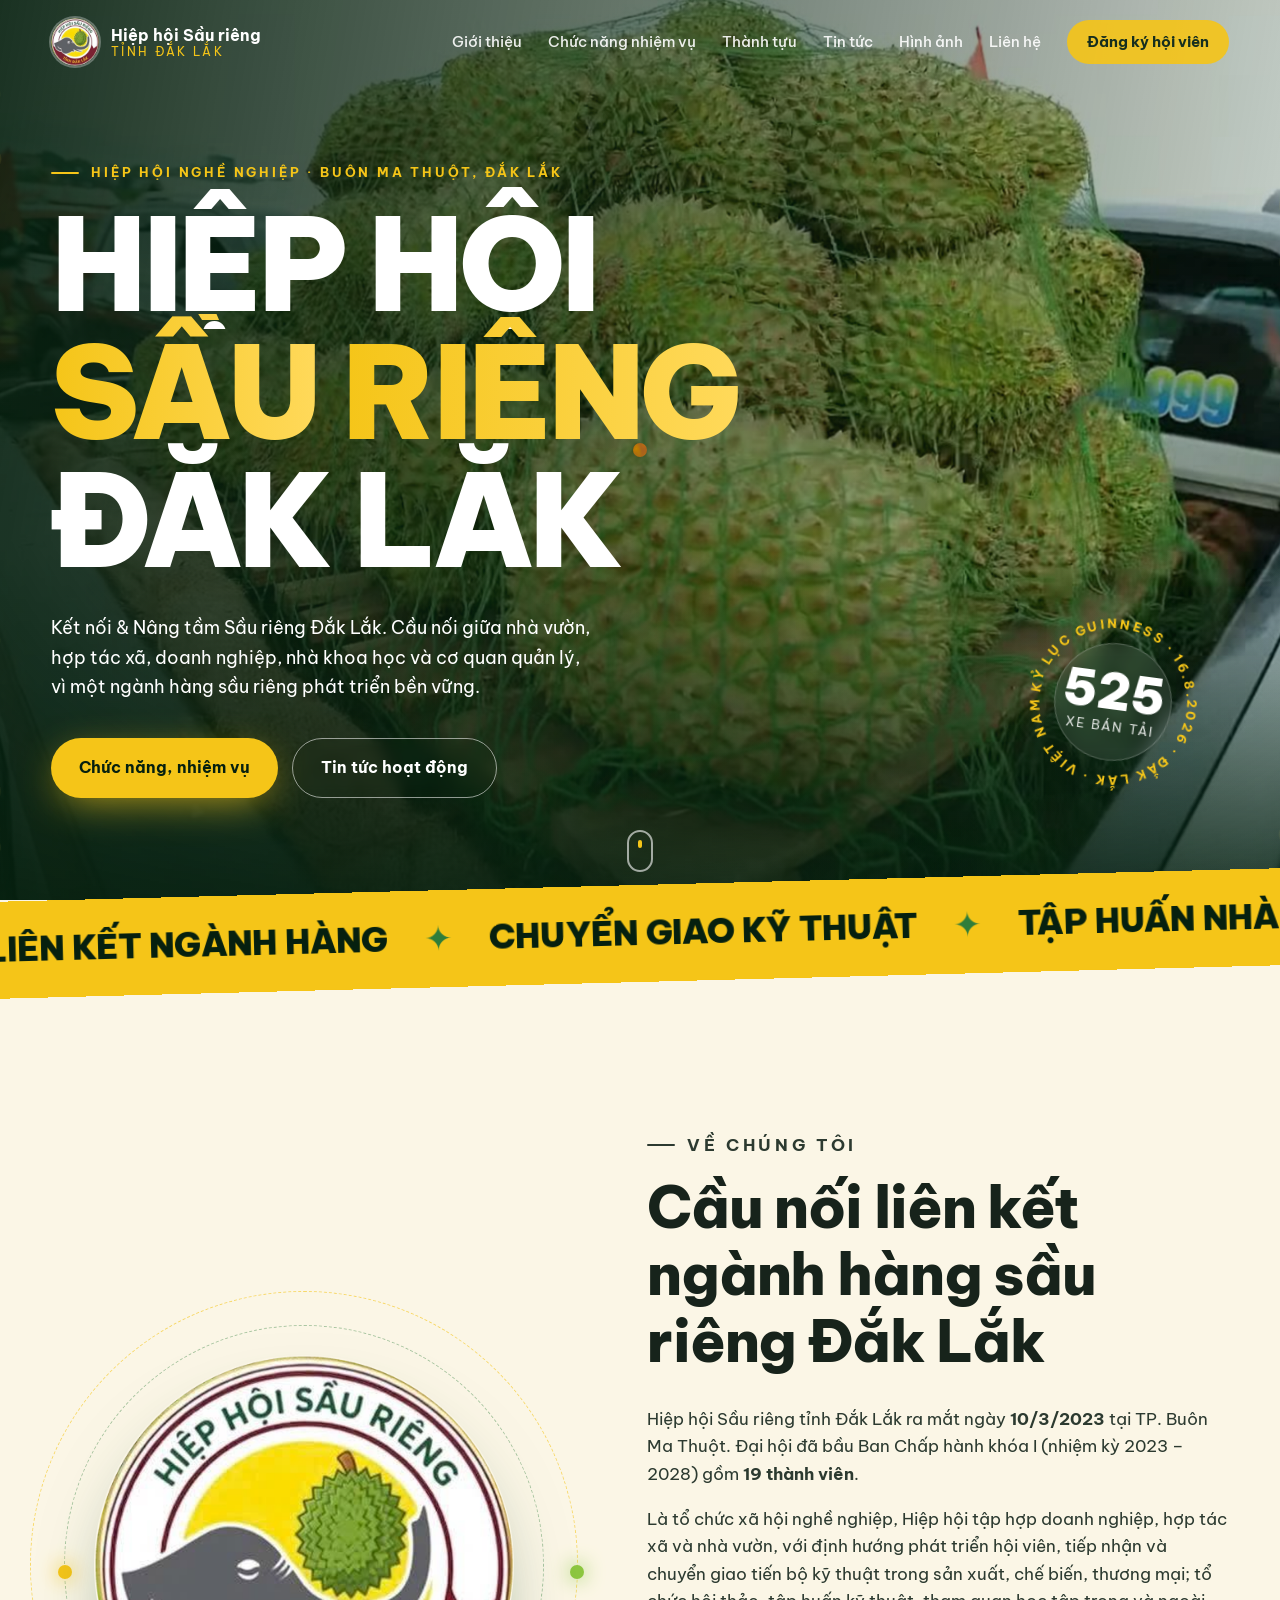
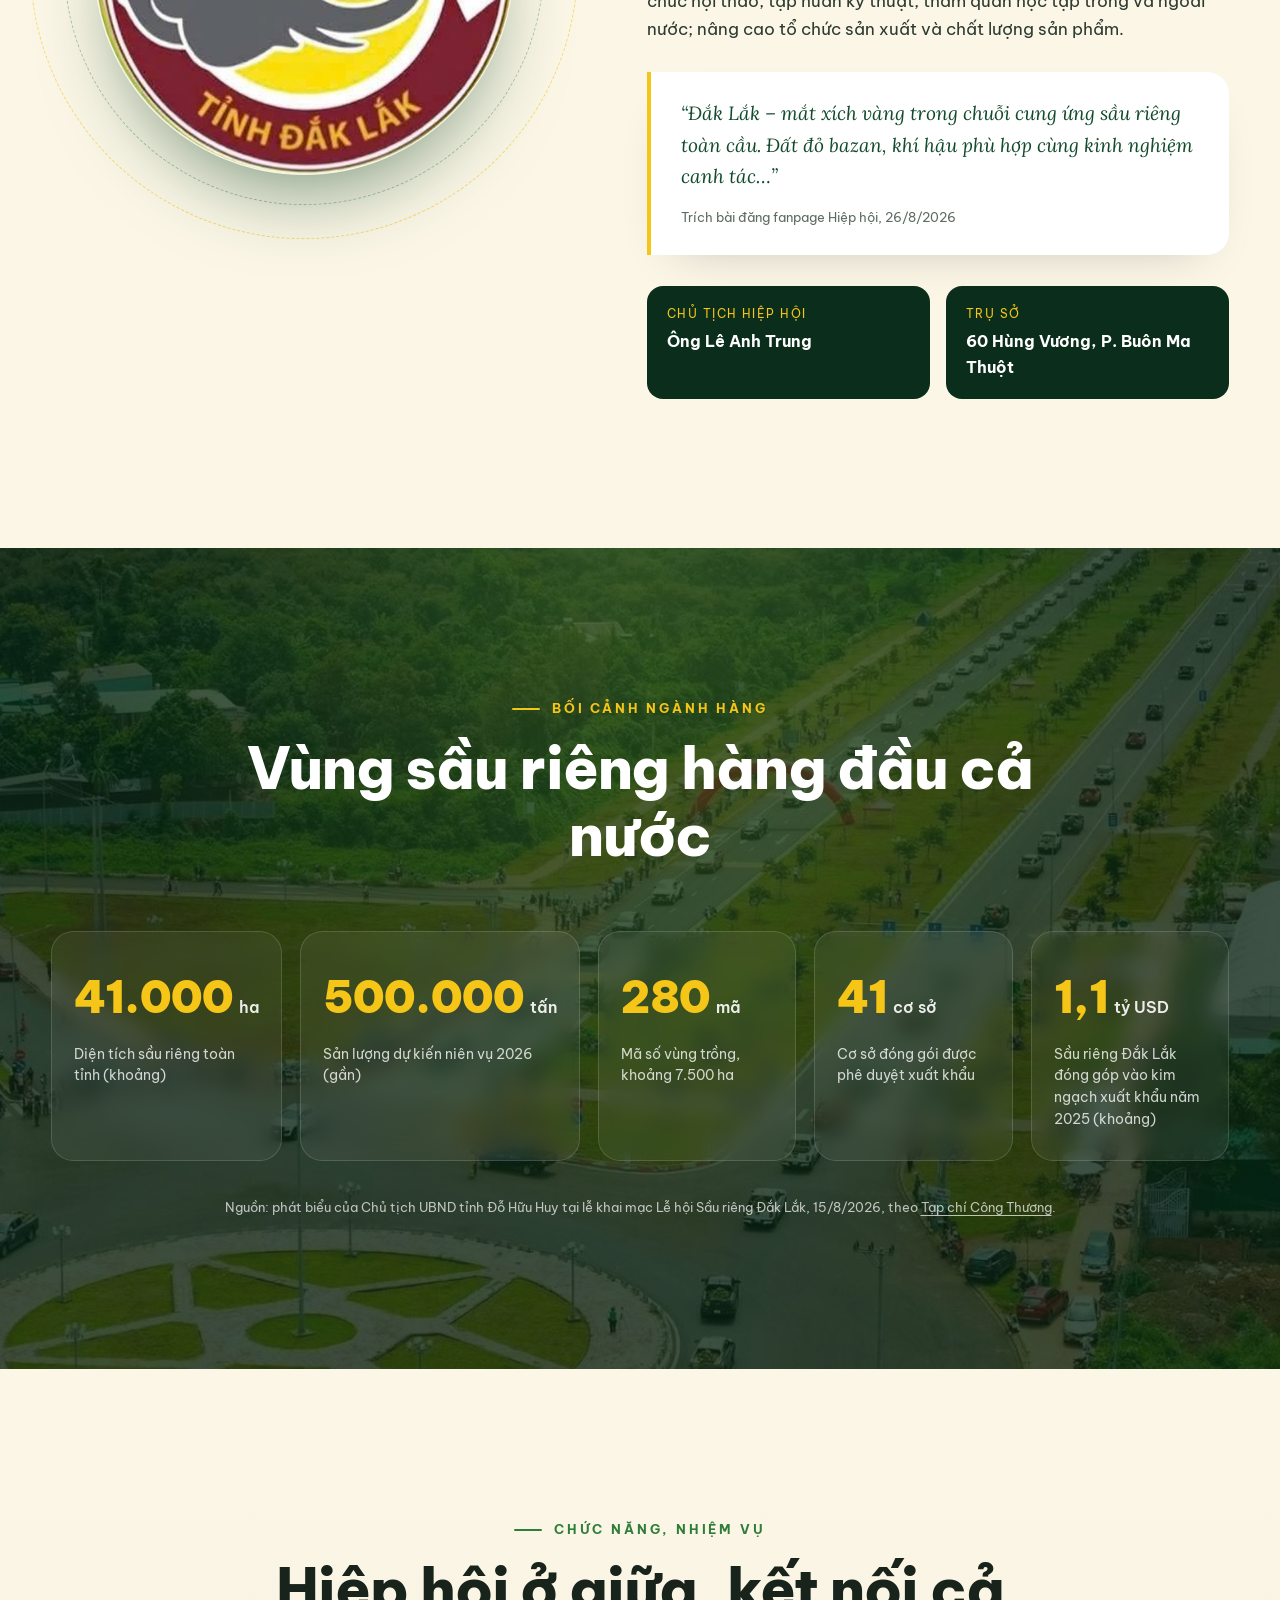
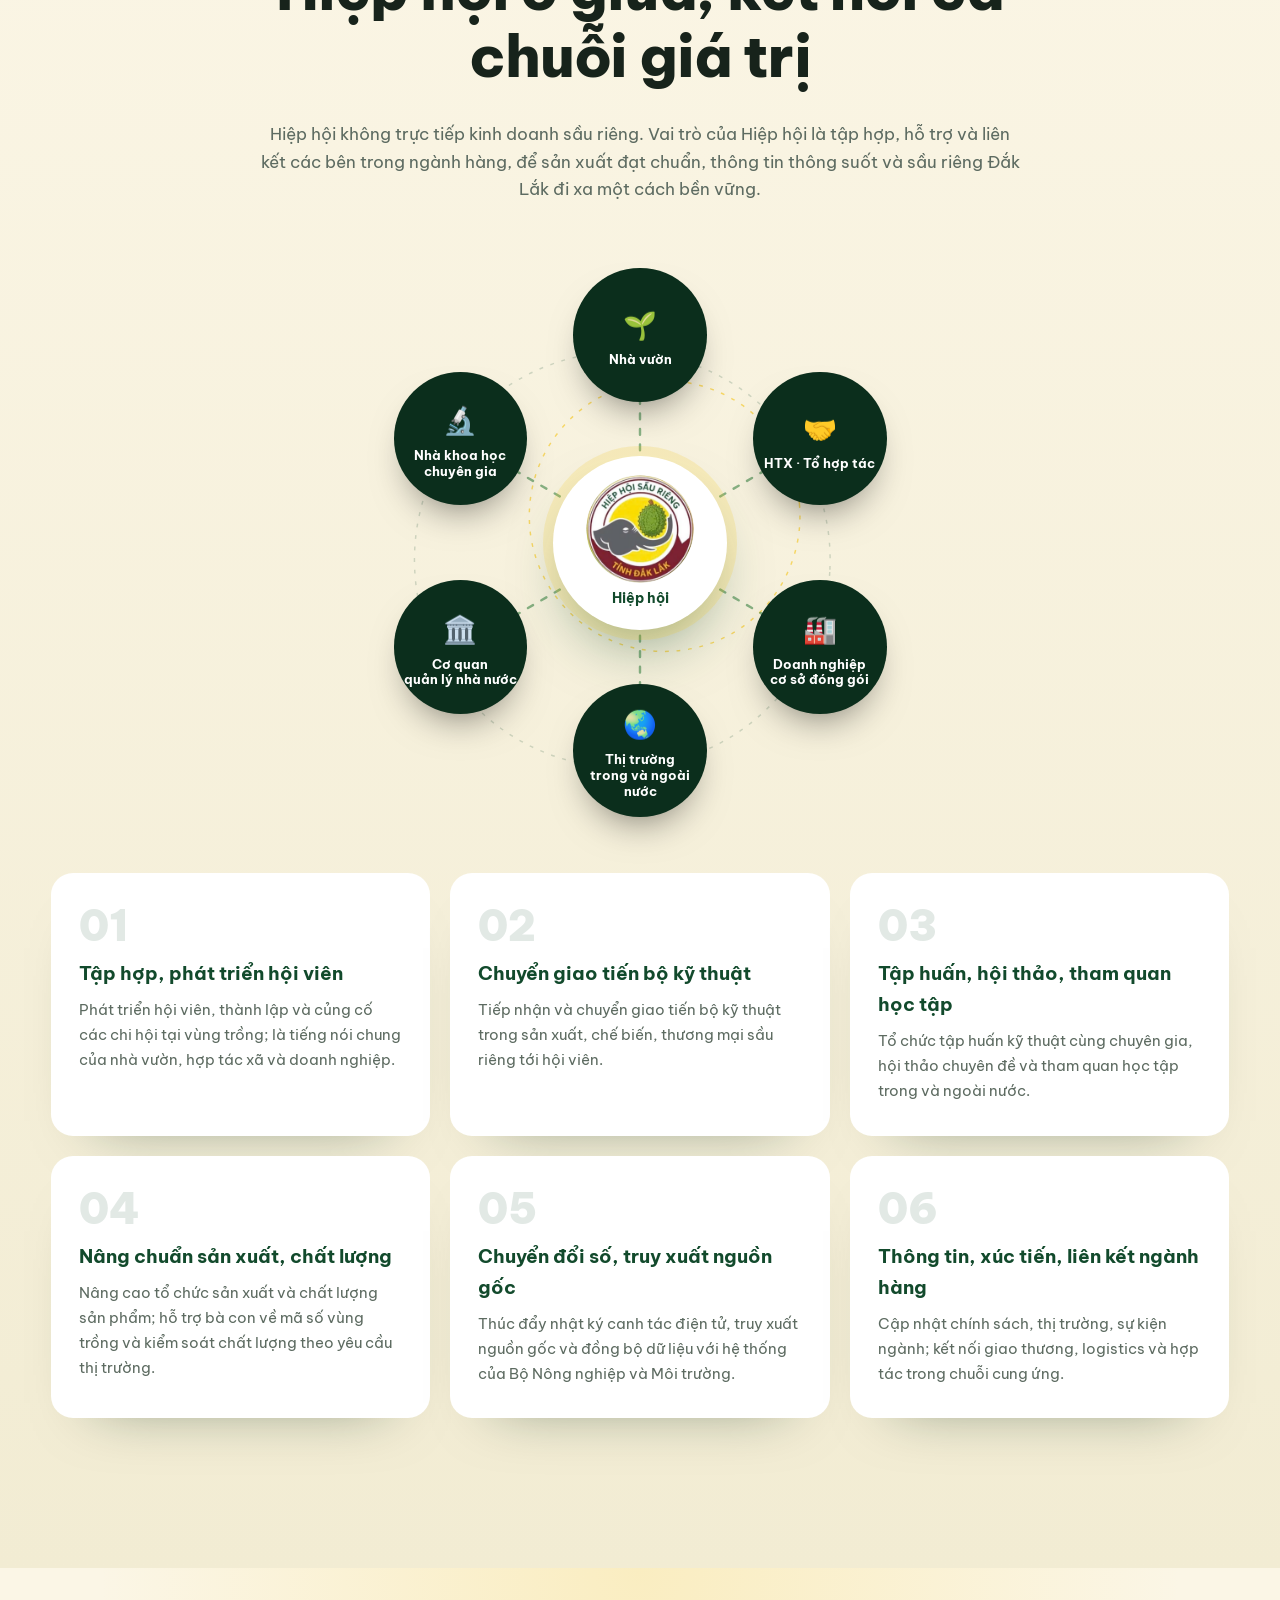
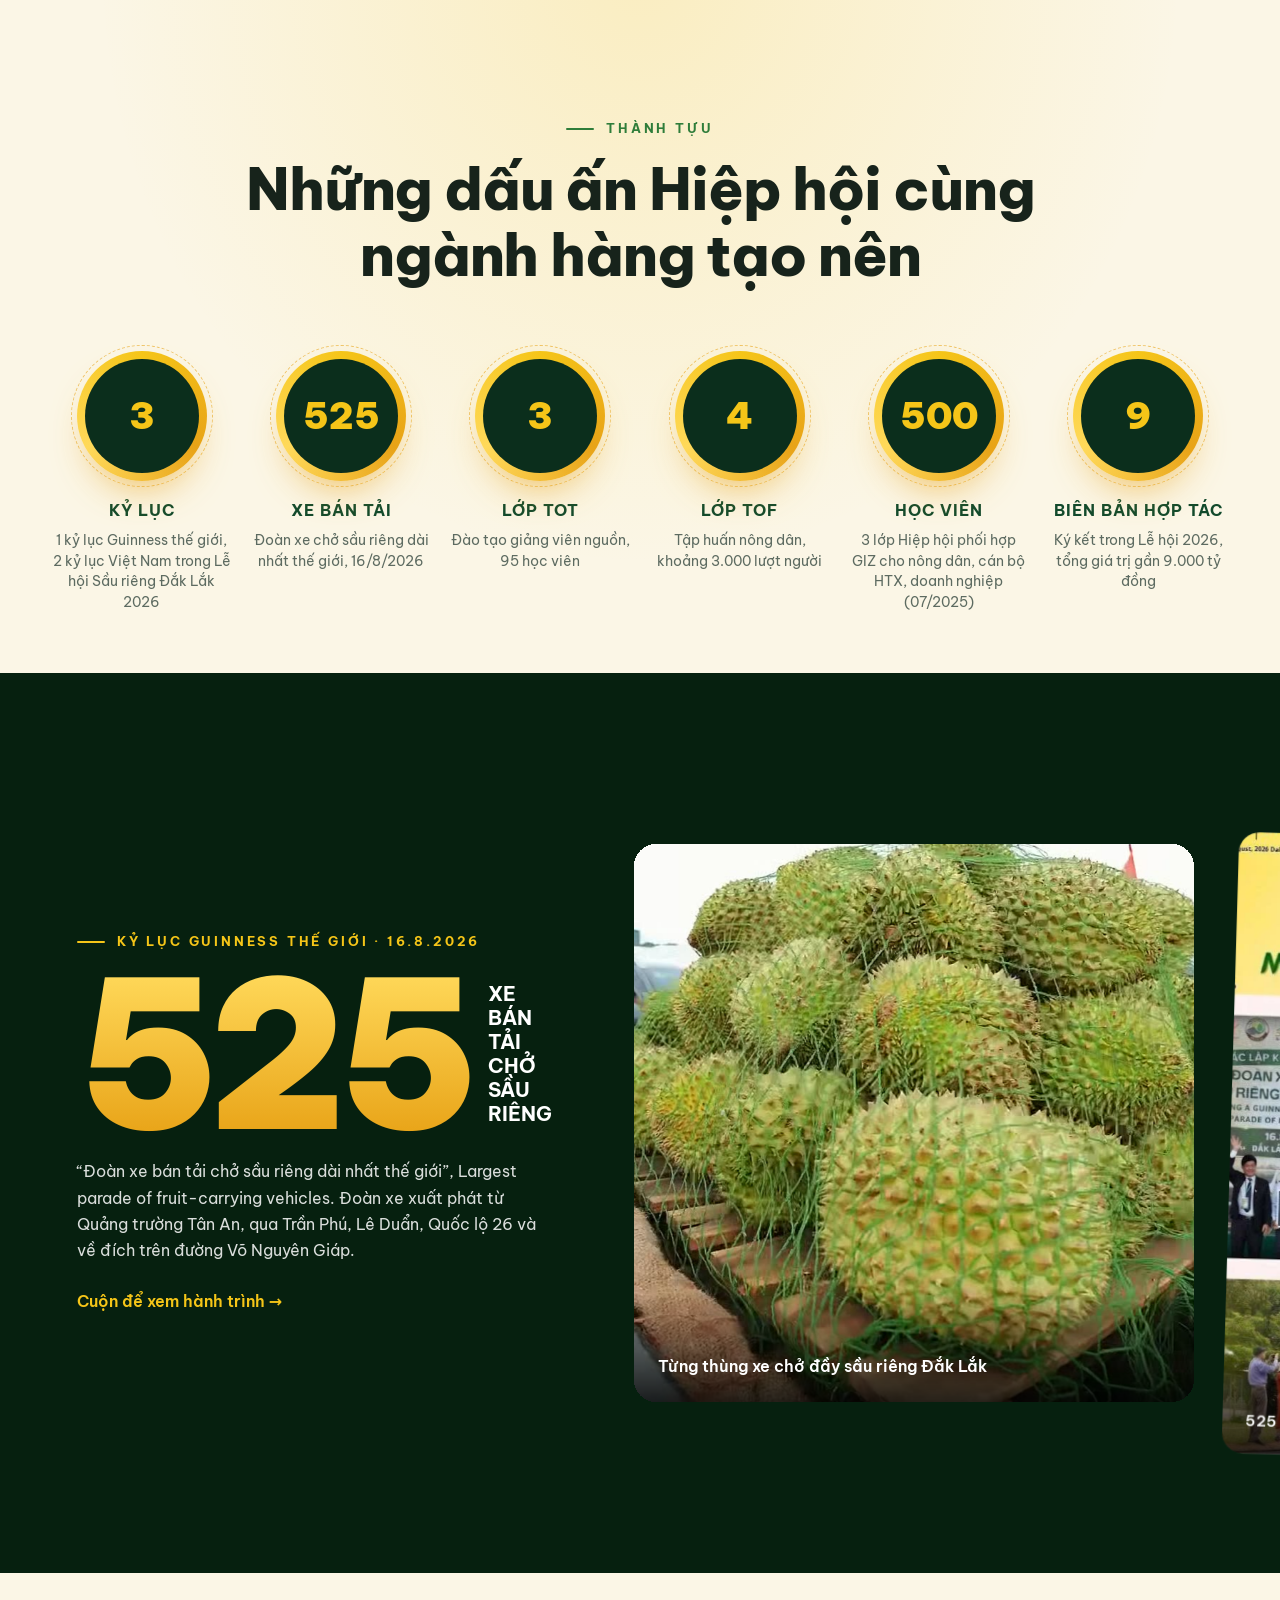
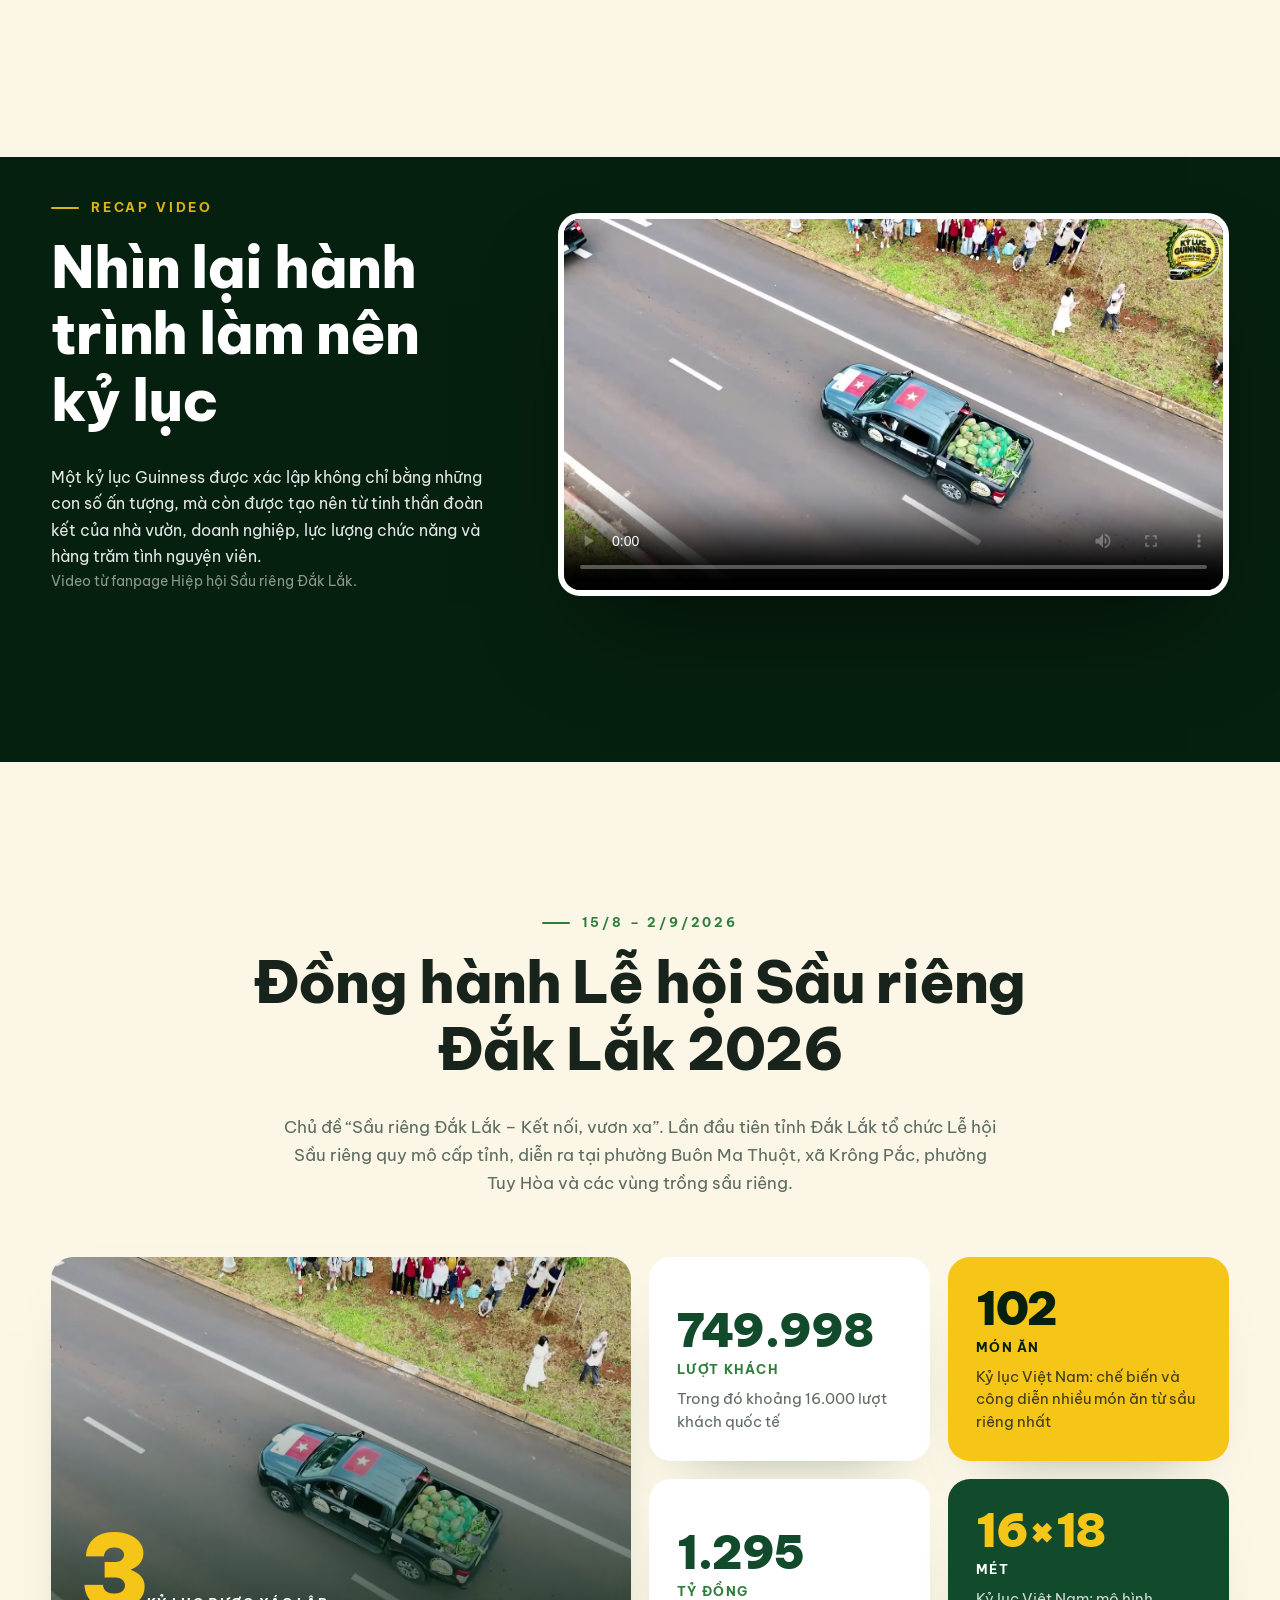
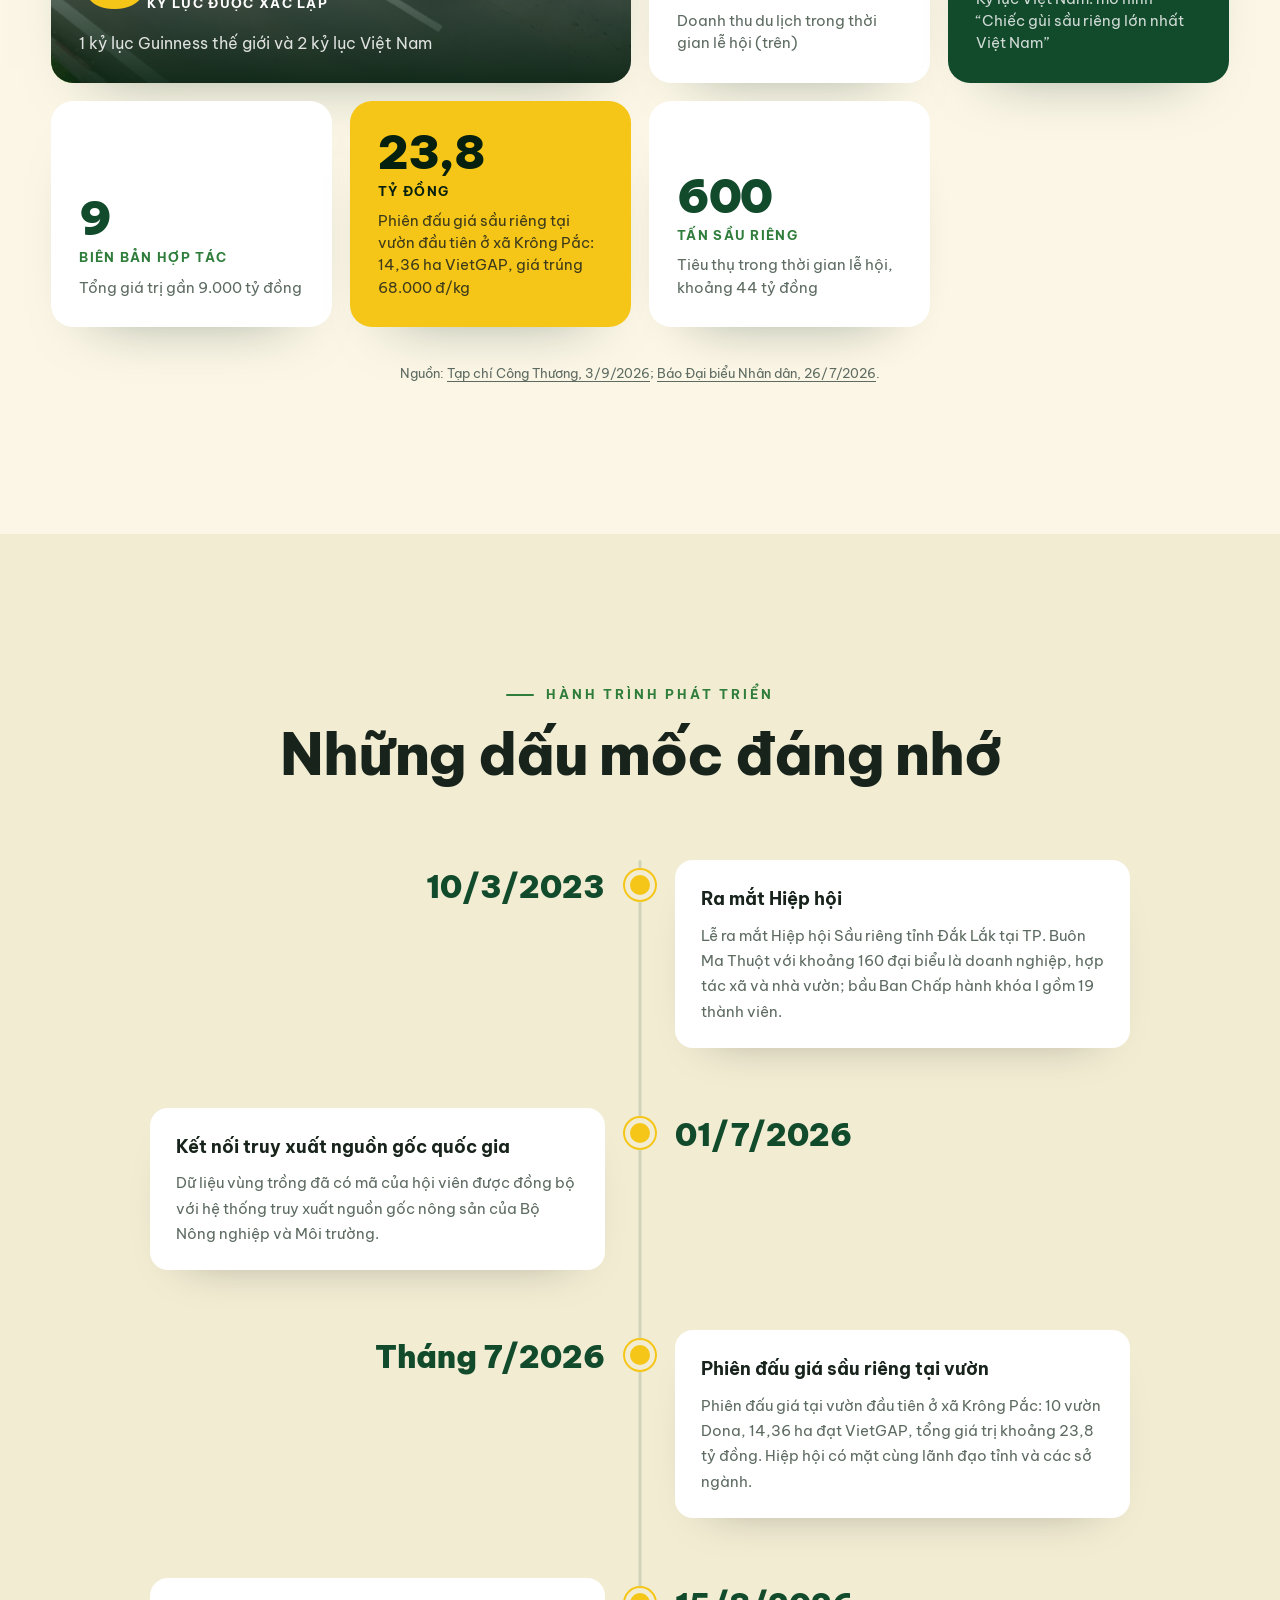
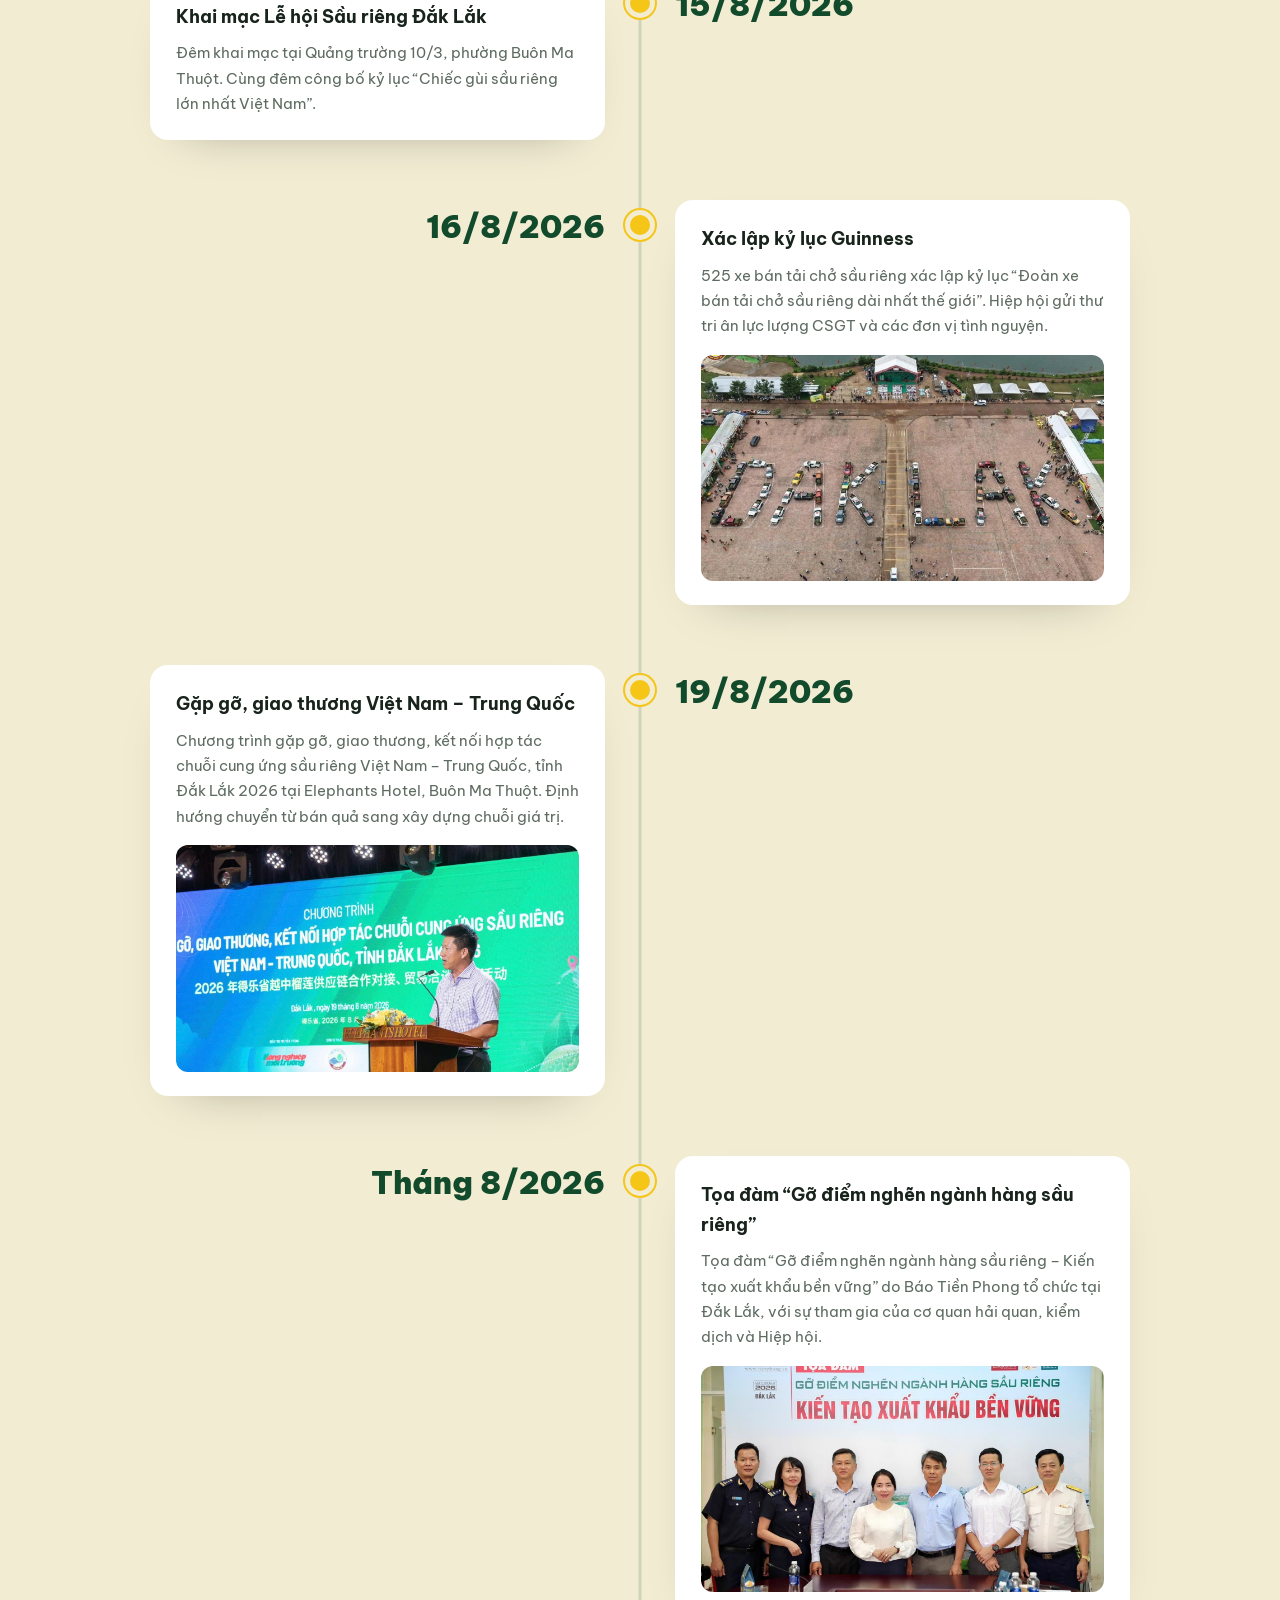
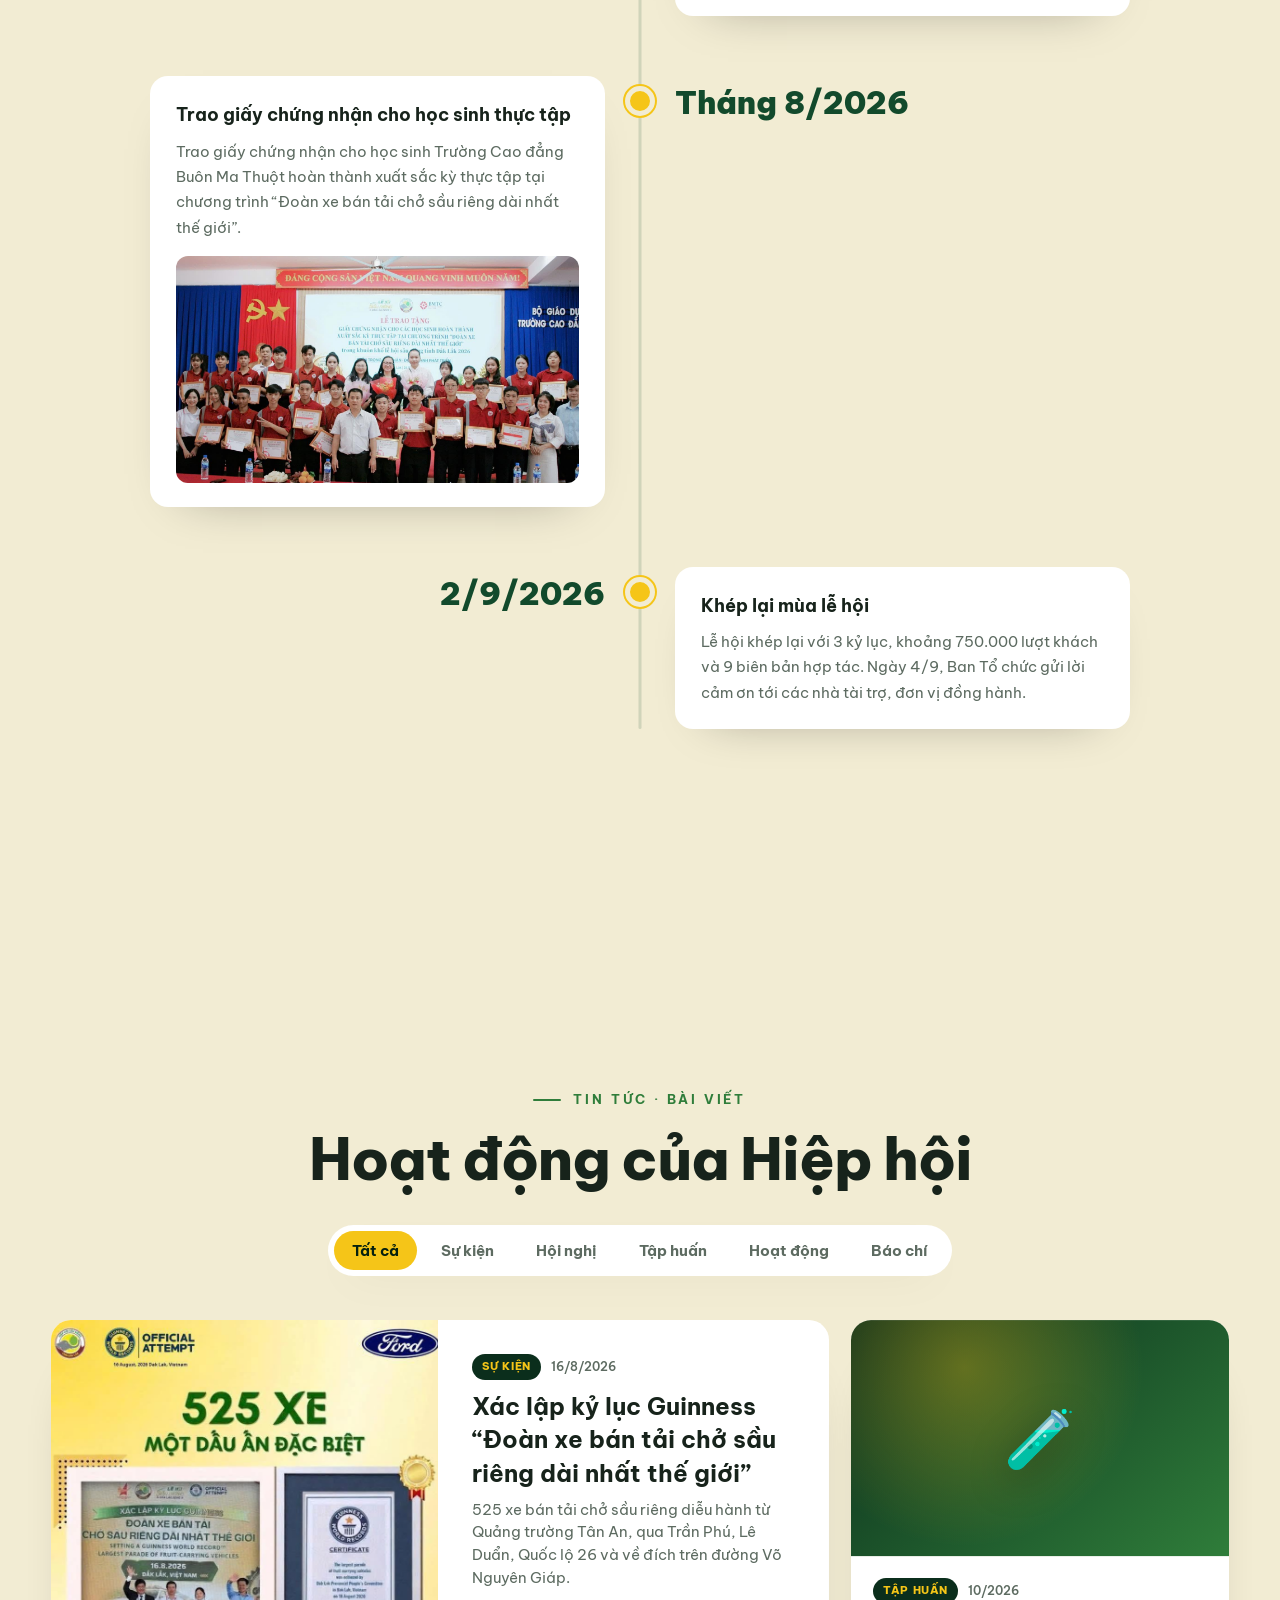
<file: index.html>
<!DOCTYPE html>
<html lang="vi">
<head>
<meta charset="utf-8">
<meta name="viewport" content="width=device-width, initial-scale=1">
<title>Hiệp hội Sầu riêng tỉnh Đắk Lắk · Kết nối &amp; Nâng tầm Sầu riêng Đắk Lắk</title>
<meta name="description" content="Hiệp hội Sầu riêng tỉnh Đắk Lắk: nơi cập nhật chính sách, thị trường, sự kiện ngành sầu riêng tại Đắk Lắk và cả nước. Kỷ lục Guinness đoàn xe bán tải chở sầu riêng dài nhất thế giới, Lễ hội Sầu riêng Đắk Lắk 2026.">
<meta property="og:title" content="Hiệp hội Sầu riêng tỉnh Đắk Lắk">
<meta property="og:description" content="Kết nối &amp; Nâng tầm Sầu riêng Đắk Lắk">
<meta property="og:image" content="assets/img/banner.jpg">
<meta name="theme-color" content="#0b2e1c">
<link rel="icon" href="assets/img/favicon.png">
<link rel="preconnect" href="https://fonts.googleapis.com">
<link rel="preconnect" href="https://fonts.gstatic.com" crossorigin>
<link href="https://fonts.googleapis.com/css2?family=Be+Vietnam+Pro:wght@300;400;500;600;700;800;900&family=Lora:ital,wght@1,500;1,600&display=swap" rel="stylesheet">
<link rel="stylesheet" href="assets/css/style.css">
<script>document.documentElement.classList.add('js')</script>
</head>
<body>

<!-- PRELOADER -->
<div class="loader" id="loader" aria-hidden="true">
  <div class="loader__ring">
    <img src="assets/img/logo.png" alt="">
    <svg viewBox="0 0 120 120"><circle cx="60" cy="60" r="56"/></svg>
  </div>
  <div class="loader__count"><span id="loaderNum">0</span>%</div>
  <div class="loader__text">Kết nối &amp; Nâng tầm Sầu riêng Đắk Lắk</div>
</div>

<div class="cursor" id="cursor"></div>
<div class="progress" id="progress"></div>

<!-- NAV -->
<header class="nav" id="nav">
  <a href="#top" class="nav__brand">
    <img src="assets/img/logo.png" alt="Logo Hiệp hội Sầu riêng tỉnh Đắk Lắk">
    <span><b>Hiệp hội Sầu riêng</b><small>Tỉnh Đắk Lắk</small></span>
  </a>
  <nav class="nav__links" id="navLinks">
    <a href="#gioi-thieu">Giới thiệu</a>
    <a href="#chuc-nang">Chức năng nhiệm vụ</a>
    <a href="#thanh-tuu">Thành tựu</a>
    <a href="#tin-tuc">Tin tức</a>
    <a href="#hinh-anh">Hình ảnh</a>
    <a href="#lien-he">Liên hệ</a>
    <a href="#hoi-vien" class="nav__cta">Đăng ký hội viên</a>
  </nav>
  <button class="nav__burger" id="burger" aria-label="Mở menu"><span></span><span></span></button>
</header>

<main id="top">

<!-- HERO -->
<section class="hero" id="hero">
  <video class="hero__video" autoplay muted loop playsinline preload="auto" poster="assets/img/video-3.jpg">
    <source src="assets/video/hero.mp4" type="video/mp4">
  </video>
  <div class="hero__shade"></div>
  <canvas class="hero__particles" id="particles"></canvas>
  <div class="hero__content">
    <p class="eyebrow hero__eyebrow">Hiệp hội nghề nghiệp · Buôn Ma Thuột, Đắk Lắk</p>
    <h1 class="hero__title">
      <span class="line"><span class="word">Hiệp</span> <span class="word">hội</span></span>
      <span class="line gold"><span class="word">Sầu</span> <span class="word">riêng</span></span>
      <span class="line"><span class="word">Đắk</span> <span class="word">Lắk</span></span>
    </h1>
    <p class="hero__lead">Kết nối &amp; Nâng tầm Sầu riêng Đắk Lắk. Cầu nối giữa nhà vườn, hợp tác xã, doanh nghiệp, nhà khoa học và cơ quan quản lý, vì một ngành hàng sầu riêng phát triển bền vững.</p>
    <div class="hero__actions">
      <a href="#chuc-nang" class="btn btn--gold magnetic">Chức năng, nhiệm vụ</a>
      <a href="#tin-tuc" class="btn btn--ghost magnetic">Tin tức hoạt động</a>
    </div>
  </div>
  <div class="hero__badge">
    <svg viewBox="0 0 200 200"><defs><path id="circ" d="M100,100 m-78,0 a78,78 0 1,1 156,0 a78,78 0 1,1 -156,0"/></defs>
      <text><textPath href="#circ">KỶ LỤC GUINNESS · 16.8.2026 · ĐẮK LẮK · VIỆT NAM · </textPath></text></svg>
    <b>525</b><small>xe bán tải</small>
  </div>
  <a href="#gioi-thieu" class="hero__scroll" aria-label="Cuộn xuống"><span></span></a>
</section>

<!-- MARQUEE -->
<div class="marquee" aria-hidden="true">
  <div class="marquee__track">
    <span>Liên kết ngành hàng</span><i>✦</i><span>Chuyển giao kỹ thuật</span><i>✦</i><span>Tập huấn nhà vườn</span><i>✦</i><span>Truy xuất nguồn gốc</span><i>✦</i><span>Mã số vùng trồng</span><i>✦</i><span>Phát triển bền vững</span><i>✦</i>
    <span>Liên kết ngành hàng</span><i>✦</i><span>Chuyển giao kỹ thuật</span><i>✦</i><span>Tập huấn nhà vườn</span><i>✦</i><span>Truy xuất nguồn gốc</span><i>✦</i><span>Mã số vùng trồng</span><i>✦</i><span>Phát triển bền vững</span><i>✦</i>
  </div>
</div>

<!-- ABOUT -->
<section class="section about" id="gioi-thieu">
  <div class="container about__grid">
    <div class="about__visual reveal-img">
      <div class="about__logo-wrap">
        <img src="assets/img/logo.png" alt="Logo Hiệp hội Sầu riêng tỉnh Đắk Lắk" class="about__logo">
        <div class="orbit orbit--1"></div><div class="orbit orbit--2"></div>
      </div>
    </div>
    <div class="about__text">
      <p class="eyebrow reveal">Về chúng tôi</p>
      <h2 class="h2 split">Cầu nối liên kết ngành hàng sầu riêng Đắk Lắk</h2>
      <p class="reveal">Hiệp hội Sầu riêng tỉnh Đắk Lắk ra mắt ngày <b>10/3/2023</b> tại TP. Buôn Ma Thuột. Đại hội đã bầu Ban Chấp hành khóa I (nhiệm kỳ 2023 – 2028) gồm <b>19 thành viên</b>.</p>
      <p class="reveal">Là tổ chức xã hội nghề nghiệp, Hiệp hội tập hợp doanh nghiệp, hợp tác xã và nhà vườn, với định hướng phát triển hội viên, tiếp nhận và chuyển giao tiến bộ kỹ thuật trong sản xuất, chế biến, thương mại; tổ chức hội thảo, tập huấn kỹ thuật, tham quan học tập trong và ngoài nước; nâng cao tổ chức sản xuất và chất lượng sản phẩm.</p>
      <blockquote class="quote reveal">
        <p>“Đắk Lắk – mắt xích vàng trong chuỗi cung ứng sầu riêng toàn cầu. Đất đỏ bazan, khí hậu phù hợp cùng kinh nghiệm canh tác…”</p>
        <cite>Trích bài đăng fanpage Hiệp hội, 26/8/2026</cite>
      </blockquote>
      <div class="about__meta reveal">
        <div><small>Chủ tịch Hiệp hội</small><b>Ông Lê Anh Trung</b></div>
        <div><small>Trụ sở</small><b>60 Hùng Vương, P. Buôn Ma Thuột</b></div>
      </div>
    </div>
  </div>
</section>

<!-- STATS -->
<section class="section stats" id="so-lieu">
  <div class="stats__bg" style="background-image:url(assets/img/doan-xe-tren-cao.jpg)"></div>
  <div class="container">
    <p class="eyebrow reveal center light">Bối cảnh ngành hàng</p>
    <h2 class="h2 split center light">Vùng sầu riêng hàng đầu cả nước</h2>
    <div class="stats__grid">
      <div class="stat"><b data-count="41000" data-sep="1">0</b><span>ha</span><p>Diện tích sầu riêng toàn tỉnh (khoảng)</p></div>
      <div class="stat"><b data-count="500000" data-sep="1">0</b><span>tấn</span><p>Sản lượng dự kiến niên vụ 2026 (gần)</p></div>
      <div class="stat"><b data-count="280">0</b><span>mã</span><p>Mã số vùng trồng, khoảng 7.500 ha</p></div>
      <div class="stat"><b data-count="41">0</b><span>cơ sở</span><p>Cơ sở đóng gói được phê duyệt xuất khẩu</p></div>
      <div class="stat"><b data-count="1.1" data-dec="1">0</b><span>tỷ USD</span><p>Sầu riêng Đắk Lắk đóng góp vào kim ngạch xuất khẩu năm 2025 (khoảng)</p></div>
    </div>
    <p class="source light">Nguồn: phát biểu của Chủ tịch UBND tỉnh Đỗ Hữu Huy tại lễ khai mạc Lễ hội Sầu riêng Đắk Lắk, 15/8/2026, theo <a href="https://tapchicongthuong.vn/khai-mac-le-hoi-sau-rieng-dak-lak-nam-2026-542588.htm" target="_blank" rel="noopener">Tạp chí Công Thương</a>.</p>
  </div>
</section>

<!-- FUNCTIONS -->
<section class="section func" id="chuc-nang">
  <div class="container">
    <p class="eyebrow reveal center">Chức năng, nhiệm vụ</p>
    <h2 class="h2 split center">Hiệp hội ở giữa, kết nối cả chuỗi giá trị</h2>
    <p class="center reveal func__lead">Hiệp hội không trực tiếp kinh doanh sầu riêng. Vai trò của Hiệp hội là tập hợp, hỗ trợ và liên kết các bên trong ngành hàng, để sản xuất đạt chuẩn, thông tin thông suốt và sầu riêng Đắk Lắk đi xa một cách bền vững.</p>

    <div class="hub" id="hub">
      <svg class="hub__lines" viewBox="0 0 600 600" aria-hidden="true">
        <circle cx="300" cy="300" r="215" class="hub__ring"/>
        <circle cx="300" cy="300" r="140" class="hub__ring hub__ring--in"/>
        <g class="hub__spokes">
          <line x1="300" y1="300" x2="300" y2="85"/><line x1="300" y1="300" x2="486" y2="192"/><line x1="300" y1="300" x2="486" y2="408"/>
          <line x1="300" y1="300" x2="300" y2="515"/><line x1="300" y1="300" x2="114" y2="408"/><line x1="300" y1="300" x2="114" y2="192"/>
        </g>
      </svg>
      <div class="hub__center"><img src="assets/img/logo.png" alt="Logo Hiệp hội Sầu riêng tỉnh Đắk Lắk"><b>Hiệp hội</b></div>
      <div class="hub__node n1"><i>🌱</i><b>Nhà vườn</b></div>
      <div class="hub__node n2"><i>🤝</i><b>HTX · Tổ hợp tác</b></div>
      <div class="hub__node n3"><i>🏭</i><b>Doanh nghiệp<br>cơ sở đóng gói</b></div>
      <div class="hub__node n4"><i>🌏</i><b>Thị trường<br>trong và ngoài nước</b></div>
      <div class="hub__node n5"><i>🏛️</i><b>Cơ quan<br>quản lý nhà nước</b></div>
      <div class="hub__node n6"><i>🔬</i><b>Nhà khoa học<br>chuyên gia</b></div>
    </div>

    <div class="func__grid">
      <article class="fcard tilt"><span class="fcard__num">01</span><h3>Tập hợp, phát triển hội viên</h3><p>Phát triển hội viên, thành lập và củng cố các chi hội tại vùng trồng; là tiếng nói chung của nhà vườn, hợp tác xã và doanh nghiệp.</p></article>
      <article class="fcard tilt"><span class="fcard__num">02</span><h3>Chuyển giao tiến bộ kỹ thuật</h3><p>Tiếp nhận và chuyển giao tiến bộ kỹ thuật trong sản xuất, chế biến, thương mại sầu riêng tới hội viên.</p></article>
      <article class="fcard tilt"><span class="fcard__num">03</span><h3>Tập huấn, hội thảo, tham quan học tập</h3><p>Tổ chức tập huấn kỹ thuật cùng chuyên gia, hội thảo chuyên đề và tham quan học tập trong và ngoài nước.</p></article>
      <article class="fcard tilt"><span class="fcard__num">04</span><h3>Nâng chuẩn sản xuất, chất lượng</h3><p>Nâng cao tổ chức sản xuất và chất lượng sản phẩm; hỗ trợ bà con về mã số vùng trồng và kiểm soát chất lượng theo yêu cầu thị trường.</p></article>
      <article class="fcard tilt"><span class="fcard__num">05</span><h3>Chuyển đổi số, truy xuất nguồn gốc</h3><p>Thúc đẩy nhật ký canh tác điện tử, truy xuất nguồn gốc và đồng bộ dữ liệu với hệ thống của Bộ Nông nghiệp và Môi trường.</p></article>
      <article class="fcard tilt"><span class="fcard__num">06</span><h3>Thông tin, xúc tiến, liên kết ngành hàng</h3><p>Cập nhật chính sách, thị trường, sự kiện ngành; kết nối giao thương, logistics và hợp tác trong chuỗi cung ứng.</p></article>
    </div>
  </div>
</section>

<!-- ACHIEVEMENTS -->
<section class="section ach" id="thanh-tuu">
  <div class="container">
    <p class="eyebrow reveal center">Thành tựu</p>
    <h2 class="h2 split center">Những dấu ấn Hiệp hội cùng ngành hàng tạo nên</h2>
    <div class="medals">
      <div class="medal"><div class="medal__ring"><b data-count="3">0</b></div><h4>Kỷ lục</h4><p>1 kỷ lục Guinness thế giới, 2 kỷ lục Việt Nam trong Lễ hội Sầu riêng Đắk Lắk 2026</p></div>
      <div class="medal"><div class="medal__ring"><b data-count="525">0</b></div><h4>Xe bán tải</h4><p>Đoàn xe chở sầu riêng dài nhất thế giới, 16/8/2026</p></div>
      <div class="medal"><div class="medal__ring"><b data-count="3">0</b></div><h4>Lớp ToT</h4><p>Đào tạo giảng viên nguồn, 95 học viên</p></div>
      <div class="medal"><div class="medal__ring"><b data-count="4">0</b></div><h4>Lớp ToF</h4><p>Tập huấn nông dân, khoảng 3.000 lượt người</p></div>
      <div class="medal"><div class="medal__ring"><b data-count="500">0</b></div><h4>Học viên</h4><p>3 lớp Hiệp hội phối hợp GIZ cho nông dân, cán bộ HTX, doanh nghiệp (07/2025)</p></div>
      <div class="medal"><div class="medal__ring"><b data-count="9">0</b></div><h4>Biên bản hợp tác</h4><p>Ký kết trong Lễ hội 2026, tổng giá trị gần 9.000 tỷ đồng</p></div>
    </div>
  </div>
</section>

<!-- GUINNESS -->
<section class="guinness" id="ky-luc">
  <div class="guinness__pin">
    <div class="guinness__intro">
      <p class="eyebrow gold-text">Kỷ lục Guinness thế giới · 16.8.2026</p>
      <h2 class="guinness__title">
        <span class="big" data-count="525">525</span>
        <span class="small">xe bán tải<br>chở sầu riêng</span>
      </h2>
      <p class="guinness__lead">“Đoàn xe bán tải chở sầu riêng dài nhất thế giới”, Largest parade of fruit-carrying vehicles. Đoàn xe xuất phát từ Quảng trường Tân An, qua Trần Phú, Lê Duẩn, Quốc lộ 26 và về đích trên đường Võ Nguyên Giáp.</p>
      <p class="guinness__hint">Cuộn để xem hành trình <span>→</span></p>
    </div>
    <div class="guinness__track" id="gTrack">
      <figure class="gcard"><img src="assets/img/video-3.jpg" alt="Sầu riêng chất đầy thùng xe bán tải" loading="lazy"><figcaption>Từng thùng xe chở đầy sầu riêng Đắk Lắk</figcaption></figure>
      <figure class="gcard tall"><img src="assets/img/525-xe.jpg" alt="525 xe một dấu ấn đặc biệt, chứng nhận Guinness" loading="lazy"><figcaption>525 xe · một dấu ấn đặc biệt</figcaption></figure>
      <figure class="gcard"><img src="assets/img/dak-lak-tu-tren-cao.jpg" alt="Đoàn xe xếp chữ ĐẮK LẮK nhìn từ trên cao" loading="lazy"><figcaption>Đoàn xe xếp chữ “ĐẮK LẮK”</figcaption></figure>
      <figure class="gcard"><img src="assets/img/doan-xe-tren-cao.jpg" alt="Đoàn xe bán tải trên đại lộ nhìn từ flycam" loading="lazy"><figcaption>Đoàn xe trải dài trên đại lộ</figcaption></figure>
      <figure class="gcard"><img src="assets/img/xe-voi-ford.jpg" alt="Xe bán tải mang biểu tượng voi và trái sầu riêng" loading="lazy"><figcaption>Biểu tượng voi ôm trái sầu riêng dẫn đầu đoàn</figcaption></figure>
      <figure class="gcard"><img src="assets/img/video-70.jpg" alt="Lễ công bố xác lập kỷ lục Guinness" loading="lazy"><figcaption>Khoảnh khắc nhận chứng nhận Guinness</figcaption></figure>
      <figure class="gcard"><img src="assets/img/doan-xe-raptor.jpg" alt="Đại sứ lễ hội bên xe bán tải" loading="lazy"><figcaption>Đại sứ lễ hội đồng hành cùng đoàn xe</figcaption></figure>
    </div>
  </div>
</section>

<section class="section recap">
  <div class="container recap__grid">
    <div class="recap__text">
      <p class="eyebrow reveal">Recap video</p>
      <h2 class="h2 split">Nhìn lại hành trình làm nên kỷ lục</h2>
      <p class="reveal">Một kỷ lục Guinness được xác lập không chỉ bằng những con số ấn tượng, mà còn được tạo nên từ tinh thần đoàn kết của nhà vườn, doanh nghiệp, lực lượng chức năng và hàng trăm tình nguyện viên.</p>
      <p class="reveal small-note">Video từ fanpage Hiệp hội Sầu riêng Đắk Lắk.</p>
    </div>
    <div class="recap__video reveal-img">
      <video controls preload="metadata" poster="assets/img/video-25.jpg" playsinline>
        <source src="assets/video/recap-guinness.mp4" type="video/mp4">
      </video>
    </div>
  </div>
</section>

<!-- FESTIVAL -->
<section class="section festival" id="le-hoi">
  <div class="container">
    <p class="eyebrow reveal center">15/8 – 2/9/2026</p>
    <h2 class="h2 split center">Đồng hành Lễ hội Sầu riêng Đắk Lắk 2026</h2>
    <p class="festival__theme reveal center">Chủ đề “Sầu riêng Đắk Lắk – Kết nối, vươn xa”. Lần đầu tiên tỉnh Đắk Lắk tổ chức Lễ hội Sầu riêng quy mô cấp tỉnh, diễn ra tại phường Buôn Ma Thuột, xã Krông Pắc, phường Tuy Hòa và các vùng trồng sầu riêng.</p>

    <div class="bento">
      <div class="bento__item b-big"><img src="assets/img/video-25.jpg" alt="" loading="lazy"><div><b data-count="3">0</b><span>kỷ lục được xác lập</span><p>1 kỷ lục Guinness thế giới và 2 kỷ lục Việt Nam</p></div></div>
      <div class="bento__item"><b data-count="750000" data-sep="1">0</b><span>lượt khách</span><p>Trong đó khoảng 16.000 lượt khách quốc tế</p></div>
      <div class="bento__item gold"><b data-count="102">0</b><span>món ăn</span><p>Kỷ lục Việt Nam: chế biến và công diễn nhiều món ăn từ sầu riêng nhất</p></div>
      <div class="bento__item"><b data-count="1295" data-sep="1">0</b><span>tỷ đồng</span><p>Doanh thu du lịch trong thời gian lễ hội (trên)</p></div>
      <div class="bento__item green"><b>16×18</b><span>mét</span><p>Kỷ lục Việt Nam: mô hình “Chiếc gùi sầu riêng lớn nhất Việt Nam”</p></div>
      <div class="bento__item"><b data-count="9">0</b><span>biên bản hợp tác</span><p>Tổng giá trị gần 9.000 tỷ đồng</p></div>
      <div class="bento__item gold"><b data-count="23.8" data-dec="1">0</b><span>tỷ đồng</span><p>Phiên đấu giá sầu riêng tại vườn đầu tiên ở xã Krông Pắc: 14,36 ha VietGAP, giá trúng 68.000 đ/kg</p></div>
      <div class="bento__item"><b data-count="600">0</b><span>tấn sầu riêng</span><p>Tiêu thụ trong thời gian lễ hội, khoảng 44 tỷ đồng</p></div>
    </div>
    <p class="source">Nguồn: <a href="https://tapchicongthuong.vn/le-hoi-sau-rieng-dak-lak-2026-tao-suc-lan-toa--mo-rong-ket-noi-thi-truong-546882.htm" target="_blank" rel="noopener">Tạp chí Công Thương, 3/9/2026</a>; <a href="https://daibieunhandan.vn/dak-lak-buoc-dot-pha-trong-tieu-thu-sau-rieng-voi-phien-dau-gia-23-8-ty-dong-10424935.html" target="_blank" rel="noopener">Báo Đại biểu Nhân dân, 26/7/2026</a>.</p>
  </div>
</section>

<!-- TIMELINE -->
<section class="section timeline" id="hanh-trinh">
  <div class="container">
    <p class="eyebrow reveal center">Hành trình phát triển</p>
    <h2 class="h2 split center">Những dấu mốc đáng nhớ</h2>
    <div class="tl">
      <div class="tl__line"><span id="tlFill"></span></div>
      <div class="tl__item">
        <div class="tl__date">10/3/2023</div>
        <div class="tl__body"><h3>Ra mắt Hiệp hội</h3><p>Lễ ra mắt Hiệp hội Sầu riêng tỉnh Đắk Lắk tại TP. Buôn Ma Thuột với khoảng 160 đại biểu là doanh nghiệp, hợp tác xã và nhà vườn; bầu Ban Chấp hành khóa I gồm 19 thành viên.</p></div>
      </div>
      <div class="tl__item">
        <div class="tl__date">01/7/2026</div>
        <div class="tl__body"><h3>Kết nối truy xuất nguồn gốc quốc gia</h3><p>Dữ liệu vùng trồng đã có mã của hội viên được đồng bộ với hệ thống truy xuất nguồn gốc nông sản của Bộ Nông nghiệp và Môi trường.</p></div>
      </div>
      <div class="tl__item">
        <div class="tl__date">Tháng 7/2026</div>
        <div class="tl__body"><h3>Phiên đấu giá sầu riêng tại vườn</h3><p>Phiên đấu giá tại vườn đầu tiên ở xã Krông Pắc: 10 vườn Dona, 14,36 ha đạt VietGAP, tổng giá trị khoảng 23,8 tỷ đồng. Hiệp hội có mặt cùng lãnh đạo tỉnh và các sở ngành.</p></div>
      </div>
      <div class="tl__item">
        <div class="tl__date">15/8/2026</div>
        <div class="tl__body"><h3>Khai mạc Lễ hội Sầu riêng Đắk Lắk</h3><p>Đêm khai mạc tại Quảng trường 10/3, phường Buôn Ma Thuột. Cùng đêm công bố kỷ lục “Chiếc gùi sầu riêng lớn nhất Việt Nam”.</p></div>
      </div>
      <div class="tl__item">
        <div class="tl__date">16/8/2026</div>
        <div class="tl__body"><h3>Xác lập kỷ lục Guinness</h3><p>525 xe bán tải chở sầu riêng xác lập kỷ lục “Đoàn xe bán tải chở sầu riêng dài nhất thế giới”. Hiệp hội gửi thư tri ân lực lượng CSGT và các đơn vị tình nguyện.</p><img src="assets/img/dak-lak-tu-tren-cao.jpg" alt="" loading="lazy"></div>
      </div>
      <div class="tl__item">
        <div class="tl__date">19/8/2026</div>
        <div class="tl__body"><h3>Gặp gỡ, giao thương Việt Nam – Trung Quốc</h3><p>Chương trình gặp gỡ, giao thương, kết nối hợp tác chuỗi cung ứng sầu riêng Việt Nam – Trung Quốc, tỉnh Đắk Lắk 2026 tại Elephants Hotel, Buôn Ma Thuột. Định hướng chuyển từ bán quả sang xây dựng chuỗi giá trị.</p><img src="assets/img/giao-thuong-vn-tq-1.jpg" alt="" loading="lazy"></div>
      </div>
      <div class="tl__item">
        <div class="tl__date">Tháng 8/2026</div>
        <div class="tl__body"><h3>Tọa đàm “Gỡ điểm nghẽn ngành hàng sầu riêng”</h3><p>Tọa đàm “Gỡ điểm nghẽn ngành hàng sầu riêng – Kiến tạo xuất khẩu bền vững” do Báo Tiền Phong tổ chức tại Đắk Lắk, với sự tham gia của cơ quan hải quan, kiểm dịch và Hiệp hội.</p><img src="assets/img/toa-dam-tien-phong.jpg" alt="" loading="lazy"></div>
      </div>
      <div class="tl__item">
        <div class="tl__date">Tháng 8/2026</div>
        <div class="tl__body"><h3>Trao giấy chứng nhận cho học sinh thực tập</h3><p>Trao giấy chứng nhận cho học sinh Trường Cao đẳng Buôn Ma Thuột hoàn thành xuất sắc kỳ thực tập tại chương trình “Đoàn xe bán tải chở sầu riêng dài nhất thế giới”.</p><img src="assets/img/trao-giay-4.jpg" alt="" loading="lazy"></div>
      </div>
      <div class="tl__item">
        <div class="tl__date">2/9/2026</div>
        <div class="tl__body"><h3>Khép lại mùa lễ hội</h3><p>Lễ hội khép lại với 3 kỷ lục, khoảng 750.000 lượt khách và 9 biên bản hợp tác. Ngày 4/9, Ban Tổ chức gửi lời cảm ơn tới các nhà tài trợ, đơn vị đồng hành.</p></div>
      </div>
    </div>
  </div>
</section>

<!-- NEWS -->
<section class="section news" id="tin-tuc">
  <div class="container">
    <p class="eyebrow reveal center">Tin tức · Bài viết</p>
    <h2 class="h2 split center">Hoạt động của Hiệp hội</h2>
    <div class="tabs" id="newsTabs" role="tablist">
      <button class="on" data-f="all">Tất cả</button><button data-f="su-kien">Sự kiện</button><button data-f="hoi-nghi">Hội nghị</button><button data-f="tap-huan">Tập huấn</button><button data-f="hoat-dong">Hoạt động</button><button data-f="bao-chi">Báo chí</button>
      <span class="tabs__pill"></span>
    </div>
    <div class="news__grid" id="newsGrid">
      <article class="ncard feature" data-cat="su-kien"><div class="ncard__img"><img src="assets/img/525-xe.jpg" alt="" loading="lazy"></div><div class="ncard__body"><div class="ncard__meta"><span class="ncard__cat">Sự kiện</span><time>16/8/2026</time></div><h3>Xác lập kỷ lục Guinness “Đoàn xe bán tải chở sầu riêng dài nhất thế giới”</h3><p>525 xe bán tải chở sầu riêng diễu hành từ Quảng trường Tân An, qua Trần Phú, Lê Duẩn, Quốc lộ 26 và về đích trên đường Võ Nguyên Giáp.</p><a class="ncard__more" href="https://tienphong.vn/doan-xe-cho-sau-rieng-doc-nhat-vo-nhi-tai-dak-lak-post1868357.tpo" target="_blank" rel="noopener">Đọc trên Báo Tiền Phong →</a></div></article>
      <article class="ncard" data-cat="tap-huan"><div class="ncard__img ncard__img--icon"><span>🧪</span></div><div class="ncard__body"><div class="ncard__meta"><span class="ncard__cat">Tập huấn</span><time>10/2026</time></div><h3>Tập huấn chống sượng, kiểm soát cadimi tại Krông Pắc</h3><p>Chuyên gia hướng dẫn kỹ thuật nâng chất lượng trái cho bà con. Hiệp hội bàn giao tài khoản truy xuất nguồn gốc cho UBND xã Krông Pắc.</p><button class="ncard__more" type="button">Xem chi tiết →</button></div><div class="ncard__full" hidden><h3>Tập huấn chống sượng, kiểm soát cadimi tại Krông Pắc</h3><time>10/2026</time><p>Lớp tập huấn tập trung vào kỹ thuật hạn chế sượng trái và kiểm soát cadimi, hai vấn đề chất lượng được thị trường quan tâm. Trong khuôn khổ chương trình, Hiệp hội bàn giao tài khoản hệ thống truy xuất nguồn gốc cho UBND xã Krông Pắc để địa phương cùng theo dõi dữ liệu vùng trồng.</p><p class="src">Báo chí ghi nhận: Tạp chí Hữu Cơ Việt Nam, 28/10/2026.</p></div></article>
      <article class="ncard" data-cat="bao-chi"><div class="ncard__img"><img src="assets/img/vuon-flycam.jpg" alt="" loading="lazy"></div><div class="ncard__body"><div class="ncard__meta"><span class="ncard__cat">Báo chí</span><time>22/9/2026</time></div><h3>Giám đốc HTX sầu riêng nói tiếng Anh “như gió” ở Đắk Lắk</h3><p>Câu chuyện về người đứng đầu một hợp tác xã sầu riêng tại Đắk Lắk, được fanpage Hiệp hội chia sẻ lại.</p><a class="ncard__more" href="https://www.facebook.com/share/v/19J2FHHi5D/" target="_blank" rel="noopener">Xem video Báo NN&MT →</a></div></article>
      <article class="ncard" data-cat="hoat-dong"><div class="ncard__img"><img src="assets/img/nha-tai-tro.jpg" alt="" loading="lazy"></div><div class="ncard__body"><div class="ncard__meta"><span class="ncard__cat">Hoạt động</span><time>4/9/2026</time></div><h3>Lời cảm ơn tới các nhà tài trợ, đơn vị đồng hành Lễ hội</h3><p>Ban Tổ chức Lễ hội Sầu riêng Đắk Lắk 2026 gửi lời cảm ơn chân thành tới các nhà tài trợ và đơn vị đã đồng hành, góp phần vào thành công của Lễ hội.</p><button class="ncard__more" type="button">Xem chi tiết →</button></div><div class="ncard__full" hidden><h3>Lời cảm ơn tới các nhà tài trợ, đơn vị đồng hành</h3><time>4/9/2026</time><img src="assets/img/nha-tai-tro.jpg" alt="Nhà tài trợ Lễ hội Sầu riêng Đắk Lắk 2026"><p>Ban Tổ chức Lễ hội Sầu riêng Đắk Lắk 2026 gửi lời cảm ơn chân thành và sâu sắc tới Quý nhà tài trợ, đơn vị đồng hành đã hỗ trợ và đóng góp cho thành công của Lễ hội.</p><p class="src">Nguồn: fanpage Hiệp hội Sầu riêng Đắk Lắk.</p></div></article>
      <article class="ncard" data-cat="bao-chi"><div class="ncard__img"><img src="assets/img/video-25.jpg" alt="" loading="lazy"></div><div class="ncard__body"><div class="ncard__meta"><span class="ncard__cat">Báo chí</span><time>3/9/2026</time></div><h3>Lễ hội Sầu riêng Đắk Lắk 2026 tạo sức lan tỏa, mở rộng kết nối thị trường</h3><p>Tổng kết Lễ hội: khoảng 750.000 lượt khách, 3 kỷ lục, 9 biên bản hợp tác với tổng giá trị gần 9.000 tỷ đồng.</p><a class="ncard__more" href="https://tapchicongthuong.vn/le-hoi-sau-rieng-dak-lak-2026-tao-suc-lan-toa--mo-rong-ket-noi-thi-truong-546882.htm" target="_blank" rel="noopener">Đọc trên Tạp chí Công Thương →</a></div></article>
      <article class="ncard" data-cat="hoi-nghi"><div class="ncard__img"><img src="assets/img/toa-dam-tien-phong.jpg" alt="" loading="lazy"></div><div class="ncard__body"><div class="ncard__meta"><span class="ncard__cat">Hội nghị</span><time>Tháng 8/2026</time></div><h3>Tọa đàm “Gỡ điểm nghẽn ngành hàng sầu riêng – Kiến tạo xuất khẩu bền vững”</h3><p>Báo Tiền Phong tổ chức tại Đắk Lắk, với sự tham gia của cơ quan hải quan, kiểm dịch và Hiệp hội.</p><button class="ncard__more" type="button">Xem chi tiết →</button></div><div class="ncard__full" hidden><h3>Tọa đàm “Gỡ điểm nghẽn ngành hàng sầu riêng – Kiến tạo xuất khẩu bền vững”</h3><time>Tháng 8/2026</time><img src="assets/img/toa-dam-tien-phong.jpg" alt="Tọa đàm do Báo Tiền Phong tổ chức"><p>Tọa đàm do Báo Tiền Phong tổ chức tại Đắk Lắk, quy tụ đại diện cơ quan hải quan, kiểm dịch, quản lý và Hiệp hội, cùng bàn các điểm nghẽn của ngành hàng sầu riêng và giải pháp cho xuất khẩu bền vững.</p><p class="src">Nguồn: hình ảnh fanpage Hiệp hội Sầu riêng Đắk Lắk.</p></div></article>
      <article class="ncard" data-cat="hoat-dong"><div class="ncard__img"><img src="assets/img/trao-giay-4.jpg" alt="" loading="lazy"></div><div class="ncard__body"><div class="ncard__meta"><span class="ncard__cat">Hoạt động</span><time>Tháng 8/2026</time></div><h3>Trao giấy chứng nhận cho học sinh thực tập tại chương trình kỷ lục</h3><p>Học sinh Trường Cao đẳng Buôn Ma Thuột hoàn thành xuất sắc kỳ thực tập tại chương trình “Đoàn xe bán tải chở sầu riêng dài nhất thế giới”.</p><button class="ncard__more" type="button">Xem chi tiết →</button></div><div class="ncard__full" hidden><h3>Trao giấy chứng nhận cho học sinh thực tập</h3><time>Tháng 8/2026</time><img src="assets/img/trao-giay-4.jpg" alt="Lễ trao giấy chứng nhận cho học sinh"><p>Lễ trao giấy chứng nhận cho các học sinh Trường Cao đẳng Buôn Ma Thuột đã hoàn thành xuất sắc kỳ thực tập tại chương trình “Đoàn xe bán tải chở sầu riêng dài nhất thế giới” trong khuôn khổ Lễ hội Sầu riêng tỉnh Đắk Lắk 2026.</p><p class="src">Nguồn: hình ảnh fanpage Hiệp hội Sầu riêng Đắk Lắk.</p></div></article>
      <article class="ncard" data-cat="hoi-nghi"><div class="ncard__img"><img src="assets/img/giao-thuong-vn-tq-1.jpg" alt="" loading="lazy"></div><div class="ncard__body"><div class="ncard__meta"><span class="ncard__cat">Hội nghị</span><time>19/8/2026</time></div><h3>Gặp gỡ, giao thương, kết nối hợp tác chuỗi cung ứng sầu riêng Việt Nam – Trung Quốc</h3><p>Chương trình tại Elephants Hotel, Buôn Ma Thuột, hướng tới chuyển từ bán quả sang xây dựng chuỗi giá trị cùng doanh nghiệp Trung Quốc.</p><a class="ncard__more" href="https://lsvn.vn/dak-lak-nang-tam-sau-rieng-chuyen-tu-ban-qua-sang-xay-dung-chuoi-gia-tri-cung-doanh-nghiep-trung-quoc-a177842.html" target="_blank" rel="noopener">Đọc trên Luật sư Việt Nam →</a></div></article>
      <article class="ncard" data-cat="hoat-dong"><div class="ncard__img"><img src="assets/img/thu-cam-on-csgt.jpg" alt="" loading="lazy"></div><div class="ncard__body"><div class="ncard__meta"><span class="ncard__cat">Hoạt động</span><time>16/8/2026</time></div><h3>Thư tri ân lực lượng CSGT và tình nguyện viên</h3><p>Hiệp hội gửi thư cảm ơn Cảnh sát giao thông Công an tỉnh Đắk Lắk, tình nguyện viên Trường CĐ Công thương cơ sở Đắk Lắk và Trường ĐH Đông Á phân hiệu Đắk Lắk.</p><button class="ncard__more" type="button">Xem chi tiết →</button></div><div class="ncard__full" hidden><h3>Thư tri ân lực lượng CSGT và tình nguyện viên</h3><time>16/8/2026</time><img src="assets/img/thu-cam-on-csgt.jpg" alt="Thư cảm ơn lực lượng CSGT"><p>Trong khuôn khổ Lễ hội Sầu riêng Đắk Lắk 2026, Ban Tổ chức chương trình xác lập kỷ lục Guinness gửi lời cảm ơn tới lực lượng Cảnh sát giao thông Công an tỉnh Đắk Lắk đã phân luồng, điều tiết và hỗ trợ đoàn xe; cùng các bạn tình nguyện viên đã tham gia đón tiếp, hướng dẫn, hậu cần cho chương trình.</p><p class="src">Thư do Chủ tịch Hiệp hội, ông Lê Anh Trung, ký ngày 16/8/2026.</p></div></article>
      <article class="ncard" data-cat="bao-chi"><div class="ncard__img"><img src="assets/img/dak-lak-tu-tren-cao.jpg" alt="" loading="lazy"></div><div class="ncard__body"><div class="ncard__meta"><span class="ncard__cat">Báo chí</span><time>15/8/2026</time></div><h3>Khai mạc Lễ hội Sầu riêng Đắk Lắk năm 2026</h3><p>Lễ hội đầu tiên quy mô cấp tỉnh, chủ đề “Sầu riêng Đắk Lắk – Kết nối, vươn xa”, khai mạc tại Quảng trường 10/3.</p><a class="ncard__more" href="https://tapchicongthuong.vn/khai-mac-le-hoi-sau-rieng-dak-lak-nam-2026-542588.htm" target="_blank" rel="noopener">Đọc trên Tạp chí Công Thương →</a></div></article>
      <article class="ncard" data-cat="tap-huan"><div class="ncard__img ncard__img--icon"><span>📋</span></div><div class="ncard__body"><div class="ncard__meta"><span class="ncard__cat">Tập huấn</span><time>07/2026</time></div><h3>Hội nghị truy xuất nguồn gốc sầu riêng tại xã Quảng Phú</h3><p>Phổ biến yêu cầu truy xuất, nhật ký điện tử và cách duy trì mã số vùng trồng cho nông dân, hợp tác xã trên địa bàn.</p><button class="ncard__more" type="button">Xem chi tiết →</button></div><div class="ncard__full" hidden><h3>Hội nghị truy xuất nguồn gốc sầu riêng tại xã Quảng Phú</h3><time>07/2026</time><p>Hội nghị phổ biến các yêu cầu về truy xuất nguồn gốc, ghi nhật ký canh tác điện tử và duy trì mã số vùng trồng tới nông dân, hợp tác xã tại xã Quảng Phú.</p><p class="src">Báo chí ghi nhận: Tạp chí Hữu Cơ Việt Nam, 17/07/2026.</p></div></article>
      <article class="ncard" data-cat="bao-chi"><div class="ncard__img ncard__img--icon"><span>🔨</span></div><div class="ncard__body"><div class="ncard__meta"><span class="ncard__cat">Báo chí</span><time>26/7/2026</time></div><h3>Bước đột phá trong tiêu thụ sầu riêng với phiên đấu giá 23,8 tỷ đồng</h3><p>Phiên đấu giá tại vườn đầu tiên ở xã Krông Pắc: 10 vườn Dona, 14,36 ha đạt VietGAP. Hiệp hội có mặt cùng lãnh đạo tỉnh, các sở ngành.</p><a class="ncard__more" href="https://daibieunhandan.vn/dak-lak-buoc-dot-pha-trong-tieu-thu-sau-rieng-voi-phien-dau-gia-23-8-ty-dong-10424935.html" target="_blank" rel="noopener">Đọc trên Báo Đại biểu Nhân dân →</a></div></article>
      <article class="ncard" data-cat="tap-huan"><div class="ncard__img ncard__img--icon"><span>🎓</span></div><div class="ncard__body"><div class="ncard__meta"><span class="ncard__cat">Tập huấn</span><time>05/2026</time></div><h3>Lớp đào tạo giảng viên nguồn (ToT) cùng Hiệp hội</h3><p>Đào tạo đội ngũ nòng cốt hướng dẫn bà con ghi nhật ký canh tác, truy xuất nguồn gốc, trong khuôn khổ dự án hợp tác với GIZ.</p><button class="ncard__more" type="button">Xem chi tiết →</button></div><div class="ncard__full" hidden><h3>Lớp đào tạo giảng viên nguồn (ToT)</h3><time>05/2026</time><p>Lớp ToT đào tạo đội ngũ nòng cốt tại địa phương, để tiếp tục hướng dẫn bà con ghi nhật ký canh tác, truy xuất nguồn gốc và đáp ứng yêu cầu thị trường. Hoạt động thuộc khuôn khổ dự án hợp tác với GIZ.</p></div></article>
      <article class="ncard" data-cat="tap-huan"><div class="ncard__img ncard__img--icon"><span>👩‍🌾</span></div><div class="ncard__body"><div class="ncard__meta"><span class="ncard__cat">Tập huấn</span><time>07/2025</time></div><h3>Hiệp hội phối hợp GIZ tổ chức 3 lớp tập huấn</h3><p>Khoảng 500 nông dân, cán bộ hợp tác xã và doanh nghiệp tham gia các lớp tập huấn kỹ thuật.</p><button class="ncard__more" type="button">Xem chi tiết →</button></div><div class="ncard__full" hidden><h3>Hiệp hội phối hợp GIZ tổ chức 3 lớp tập huấn</h3><time>07/2025</time><p>Hiệp hội Sầu riêng Đắk Lắk phối hợp tổ chức GIZ mở 3 lớp tập huấn cho khoảng 500 nông dân, cán bộ hợp tác xã và doanh nghiệp.</p><p class="src">Báo chí ghi nhận: daklakafiqad.gov.vn, 16/07/2025.</p></div></article>
      <article class="ncard" data-cat="bao-chi"><div class="ncard__img ncard__img--icon"><span>📰</span></div><div class="ncard__body"><div class="ncard__meta"><span class="ncard__cat">Báo chí</span><time>18/4/2024</time></div><h3>Đắk Lắk phát triển bền vững ngành hàng sầu riêng</h3><p>Bài viết về định hướng phát triển ngành hàng, có ý kiến của lãnh đạo Hiệp hội.</p><a class="ncard__more" href="https://nhandan.vn/dak-lak-phat-trien-ben-vung-nganh-hang-sau-rieng-post805258.html" target="_blank" rel="noopener">Đọc trên Báo Nhân Dân →</a></div></article>
      <article class="ncard" data-cat="su-kien"><div class="ncard__img"><img src="assets/img/logo.png" alt="" loading="lazy"></div><div class="ncard__body"><div class="ncard__meta"><span class="ncard__cat">Sự kiện</span><time>10/3/2023</time></div><h3>Ra mắt Hiệp hội Sầu riêng tỉnh Đắk Lắk</h3><p>Lễ ra mắt tại TP. Buôn Ma Thuột với khoảng 160 đại biểu; bầu Ban Chấp hành khóa I (2023 – 2028) gồm 19 thành viên.</p><a class="ncard__more" href="https://daibieunhandan.vn/ra-mat-hiep-hoi-sau-rieng-tinh-dak-lak-10304412.html" target="_blank" rel="noopener">Đọc trên Báo Đại biểu Nhân dân →</a></div></article>
    </div>
  </div>
</section>

<!-- GALLERY -->
<section class="section gallery" id="hinh-anh">
  <div class="container">
    <p class="eyebrow reveal center">Hình ảnh hoạt động</p>
    <h2 class="h2 split center">Khoảnh khắc cùng hội viên và cộng đồng</h2>
    <div class="tabs" id="galTabs" role="tablist">
      <button class="on" data-f="all">Tất cả</button><button data-f="le-hoi">Lễ hội &amp; kỷ lục</button><button data-f="hoi-nghi">Hội nghị, tọa đàm</button><button data-f="vung-trong">Vùng trồng &amp; tập huấn</button><button data-f="tinh-nguyen">Tình nguyện viên</button><button data-f="tri-an">Tri ân</button>
      <span class="tabs__pill"></span>
    </div>
    <div class="masonry" id="masonry">
      <a href="assets/img/525-xe.jpg" class="m-item" data-cat="le-hoi"><img src="assets/img/525-xe.jpg" alt="Chứng nhận kỷ lục Guinness 525 xe" loading="lazy"></a>
      <a href="assets/img/polytechnic-sau-rieng.jpg" class="m-item" data-cat="tinh-nguyen"><img src="assets/img/polytechnic-sau-rieng.jpg" alt="Sinh viên chuẩn bị sầu riêng tại lễ hội" loading="lazy"></a>
      <a href="assets/img/giao-thuong-vn-tq-2.jpg" class="m-item" data-cat="hoi-nghi"><img src="assets/img/giao-thuong-vn-tq-2.jpg" alt="Đại diện doanh nghiệp phát biểu tại chương trình giao thương" loading="lazy"></a>
      <a href="assets/img/tai-lieu-ispm6.jpg" class="m-item" data-cat="vung-trong"><img src="assets/img/tai-lieu-ispm6.jpg" alt="Tài liệu tập huấn ISPM 6 và sổ nhật ký" loading="lazy"></a>
      <a href="assets/img/xe-voi-ford.jpg" class="m-item" data-cat="le-hoi"><img src="assets/img/xe-voi-ford.jpg" alt="Xe bán tải mang biểu tượng voi và sầu riêng" loading="lazy"></a>
      <a href="assets/img/tnv-hau-can.jpg" class="m-item" data-cat="tinh-nguyen"><img src="assets/img/tnv-hau-can.jpg" alt="Tình nguyện viên chuẩn bị hậu cần" loading="lazy"></a>
      <a href="assets/img/toa-dam-3.jpg" class="m-item" data-cat="hoi-nghi"><img src="assets/img/toa-dam-3.jpg" alt="Phát biểu tại tọa đàm" loading="lazy"></a>
      <a href="assets/img/bay-con-trung.jpg" class="m-item" data-cat="vung-trong"><img src="assets/img/bay-con-trung.jpg" alt="Bẫy giám sát côn trùng trong vườn" loading="lazy"></a>
      <a href="assets/img/thu-cam-on-csgt.jpg" class="m-item" data-cat="tri-an"><img src="assets/img/thu-cam-on-csgt.jpg" alt="Thư cảm ơn lực lượng CSGT" loading="lazy"></a>
      <a href="assets/img/doan-xe-dtv.jpg" class="m-item" data-cat="le-hoi"><img src="assets/img/doan-xe-dtv.jpg" alt="Phỏng vấn trên đường đoàn xe" loading="lazy"></a>
      <a href="assets/img/tnv-doan-2.jpg" class="m-item" data-cat="tinh-nguyen"><img src="assets/img/tnv-doan-2.jpg" alt="Đoàn tình nguyện viên" loading="lazy"></a>
      <a href="assets/img/giao-thuong-vn-tq-4.jpg" class="m-item" data-cat="hoi-nghi"><img src="assets/img/giao-thuong-vn-tq-4.jpg" alt="Hội trường chương trình giao thương" loading="lazy"></a>
      <a href="assets/img/bien-song-ngu.jpg" class="m-item" data-cat="vung-trong"><img src="assets/img/bien-song-ngu.jpg" alt="Biển vùng trồng song ngữ" loading="lazy"></a>
      <a href="assets/img/nha-tai-tro.jpg" class="m-item" data-cat="tri-an"><img src="assets/img/nha-tai-tro.jpg" alt="Nhà tài trợ Lễ hội 2026" loading="lazy"></a>
      <a href="assets/img/polytechnic-do-dac.jpg" class="m-item" data-cat="tinh-nguyen"><img src="assets/img/polytechnic-do-dac.jpg" alt="Sinh viên đo đạc đường đi đoàn xe" loading="lazy"></a>
      <a href="assets/img/dak-lak-tu-tren-cao.jpg" class="m-item" data-cat="le-hoi"><img src="assets/img/dak-lak-tu-tren-cao.jpg" alt="Đoàn xe xếp chữ ĐẮK LẮK" loading="lazy"></a>
      <a href="assets/img/giao-thuong-vn-tq-3.jpg" class="m-item" data-cat="hoi-nghi"><img src="assets/img/giao-thuong-vn-tq-3.jpg" alt="Trình bày về chuỗi lạnh" loading="lazy"></a>
      <a href="assets/img/kho-thuoc.jpg" class="m-item" data-cat="vung-trong"><img src="assets/img/kho-thuoc.jpg" alt="Kho thuốc có khóa tại vùng trồng" loading="lazy"></a>
      <a href="assets/img/thu-cam-on-cd-cong-thuong.jpg" class="m-item" data-cat="tri-an"><img src="assets/img/thu-cam-on-cd-cong-thuong.jpg" alt="Thư cảm ơn tình nguyện viên Trường CĐ Công thương" loading="lazy"></a>
      <a href="assets/img/tnv-chuan-bi.jpg" class="m-item" data-cat="tinh-nguyen"><img src="assets/img/tnv-chuan-bi.jpg" alt="Tình nguyện viên chuẩn bị" loading="lazy"></a>
      <a href="assets/img/toa-dam-4.jpg" class="m-item" data-cat="hoi-nghi"><img src="assets/img/toa-dam-4.jpg" alt="Đại biểu dự tọa đàm" loading="lazy"></a>
      <a href="assets/img/trao-giay-1.jpg" class="m-item" data-cat="tinh-nguyen"><img src="assets/img/trao-giay-1.jpg" alt="Trao giấy chứng nhận" loading="lazy"></a>
      <a href="assets/img/thu-hoach.jpg" class="m-item" data-cat="vung-trong"><img src="assets/img/thu-hoach.jpg" alt="Thu hoạch sầu riêng đúng quy trình" loading="lazy"></a>
      <a href="assets/img/doan-xe-phong-van.jpg" class="m-item" data-cat="le-hoi"><img src="assets/img/doan-xe-phong-van.jpg" alt="Đại sứ lễ hội trả lời phỏng vấn" loading="lazy"></a>
      <a href="assets/img/thu-cam-on-dh-dong-a.jpg" class="m-item" data-cat="tri-an"><img src="assets/img/thu-cam-on-dh-dong-a.jpg" alt="Thư cảm ơn tình nguyện viên Trường ĐH Đông Á" loading="lazy"></a>
      <a href="assets/img/giao-thuong-vn-tq-5.jpg" class="m-item" data-cat="hoi-nghi"><img src="assets/img/giao-thuong-vn-tq-5.jpg" alt="Đại biểu dự chương trình giao thương" loading="lazy"></a>
      <a href="assets/img/vuon-flycam.jpg" class="m-item" data-cat="vung-trong"><img src="assets/img/vuon-flycam.jpg" alt="Vùng trồng nhìn từ flycam" loading="lazy"></a>
      <a href="assets/img/tnv-dieu-tiet.jpg" class="m-item" data-cat="tinh-nguyen"><img src="assets/img/tnv-dieu-tiet.jpg" alt="Tình nguyện viên và CSGT điều tiết giao thông" loading="lazy"></a>
      <a href="assets/img/xe-lanh.jpg" class="m-item" data-cat="vung-trong"><img src="assets/img/xe-lanh.jpg" alt="Vận chuyển sầu riêng lên xe lạnh" loading="lazy"></a>
    </div>
    <p class="source">Hình ảnh từ fanpage Hiệp hội Sầu riêng Đắk Lắk và hồ sơ vùng trồng của hội viên.</p>
  </div>
</section>

<!-- NEWS MODAL -->
<div class="nmodal" id="nmodal" aria-hidden="true"><div class="nmodal__box"><button class="nmodal__x" aria-label="Đóng">×</button><div class="nmodal__content"></div></div></div>

<!-- TRACEABILITY -->
<section class="fb" id="truy-xuat">
  <div class="fb__grid-bg" aria-hidden="true"></div>
  <div class="container">
    <div class="fb__head">
      <p class="eyebrow reveal fb-eyebrow">Truy xuất nguồn gốc</p>
      <h2 class="h2 split light">Hỗ trợ hội viên số hóa vùng trồng</h2>
      <p class="fb__lead reveal">Bên cạnh các hoạt động liên kết ngành hàng, Hiệp hội triển khai truy xuất nguồn gốc liên kết với hệ thống truy xuất nguồn gốc nông sản của Bộ Nông nghiệp và Môi trường, hỗ trợ bà con chuẩn bị hồ sơ mã số vùng trồng và đồng bộ dữ liệu vùng trồng.</p>
    </div>

    <!-- data flow -->
    <div class="flow" id="flow">
      <svg class="flow__svg" viewBox="0 0 1000 200" preserveAspectRatio="none" aria-hidden="true">
        <path id="fp1" d="M125 100 C 200 40, 300 40, 375 100"/>
        <path id="fp2" d="M375 100 C 450 160, 550 160, 625 100"/>
        <path id="fp3" d="M625 100 C 700 40, 800 40, 875 100"/>
        <circle r="6" class="flow__dot"><animateMotion dur="2.4s" repeatCount="indefinite"><mpath href="#fp1"/></animateMotion></circle>
        <circle r="6" class="flow__dot"><animateMotion dur="2.4s" begin=".8s" repeatCount="indefinite"><mpath href="#fp2"/></animateMotion></circle>
        <circle r="6" class="flow__dot"><animateMotion dur="2.4s" begin="1.6s" repeatCount="indefinite"><mpath href="#fp3"/></animateMotion></circle>
      </svg>
      <div class="flow__node"><div class="flow__ic">🌱</div><h4>Nhà vườn</h4><p>Ghi nhật ký ngay trên điện thoại, chụp ảnh bao bì phân thuốc.</p></div>
      <div class="flow__node"><div class="flow__ic">🗂️</div><h4>HTX · Doanh nghiệp</h4><p>Quản lý vùng, lô, nhật ký, thu hoạch trên hệ thống quản lý.</p></div>
      <div class="flow__node hl"><div class="flow__ic">🏛️</div><h4>Bộ NN&amp;MT</h4><p>Đồng bộ dữ liệu với hệ thống truy xuất nguồn gốc nông sản quốc gia.</p></div>
      <div class="flow__node"><div class="flow__ic">📱</div><h4>Thị trường</h4><p>Quét QR vùng trồng, QR từng lô để xem hành trình của trái sầu riêng.</p></div>
    </div>

    <!-- app mockup -->
    <div class="mock">
      <div class="mock__browser tiltSoft">
        <div class="mock__bar"><span></span><span></span><span></span><em>Trang quản lý vùng trồng · mô phỏng</em></div>
        <div class="dash">
          <aside class="dash__side"><b>Vùng trồng</b><i class="on">Vùng trồng</i><i>Lô đất</i><i>Nhật ký</i><i>Thu hoạch</i><i>Bản đồ</i><i>Mã QR</i></aside>
          <div class="dash__main">
            <div class="dash__top"><div><small>Vùng trồng mẫu</small><h5>Vùng sầu riêng Mẫu 01</h5></div><span class="dash__badge">Vụ mùa 2026</span></div>
            <div class="dash__kpis"><div><b>5</b><small>lô</small></div><div><b>6,8</b><small>ha</small></div><div><b>42</b><small>nhật ký</small></div><div><b class="ok">100%</b><small>đã đồng bộ</small></div></div>
            <div class="dash__map"><img src="assets/img/mo-phong-ban-do-lo.svg" alt="Bản đồ lô mô phỏng với 5 lô sầu riêng" loading="lazy"><div class="mock__scan"></div></div>
          </div>
        </div>
      </div>
      <div class="phone">
        <div class="phone__notch"></div>
        <div class="phone__screen">
          <div class="ph__head"><span>‹</span><b>Nhật ký vườn</b><em>Ứng dụng nông hộ</em></div>
          <div class="ph__hello">Chào bà con 👋</div>
          <div class="ph__card"><div><b>Lô A2 · Dona</b><small>1,4 ha · 140 cây · trồng 2019</small></div><span class="ph__qr" aria-hidden="true"></span></div>
          <div class="ph__title">Nhật ký canh tác</div>
          <div class="ph__log"><i>🌿</i><div><b>Bón phân hữu cơ</b><small>Hôm nay · 2 bao · có ảnh bao bì</small></div><span class="tag sync" id="syncTag">Cần đồng bộ</span></div>
          <div class="ph__log"><i>💧</i><div><b>Tưới nước gốc</b><small>Hôm qua · 40 phút</small></div><span class="tag done">Đã đồng bộ</span></div>
          <div class="ph__log"><i>🛡️</i><div><b>Phun thuốc BVTV</b><small>05/10 · cách ly 14 ngày</small></div><span class="tag done">Đã đồng bộ</span></div>
          <button class="ph__btn" type="button" tabindex="-1">＋ Ghi nhật ký · 📷 Chụp bao bì</button>
        </div>
      </div>
      <div class="chip c1">✅ Nhật ký đồng bộ hệ thống quốc gia</div>
      <div class="chip c2">📍 Nhập tọa độ, tự ra số tờ, số thửa</div>
      <div class="chip c3">🔳 QR vùng trồng &amp; QR từng lô</div>
      <div class="chip c4">👨‍👩‍👧 Con cháu ghi giúp được</div>
      <p class="mock__note">Giao diện mô phỏng, dữ liệu minh họa, không phải dữ liệu nông hộ thật.</p>
    </div>

    <p class="fb__note reveal">Kết nối hệ thống truy xuất nguồn gốc của Bộ NN&amp;MT từ <b>01/07/2026</b>; việc đồng bộ áp dụng cho các vùng trồng đã có mã. Kết nối GS1 Việt Nam theo lộ trình, dự kiến 11/2026.</p>
  </div>
</section>

<!-- MSVT JOURNEY -->
<section class="journey" id="ma-vung-trong">
  <div class="container journey__wrap">
    <div class="journey__side">
      <p class="eyebrow reveal">Quy trình hỗ trợ bà con</p>
      <h2 class="h2 split">Từ vườn nhà đến bản đồ xuất khẩu</h2>
      <p class="reveal">Đội ngũ hiện trường cùng HTX đi từng vườn, số hóa từng lô, chuẩn hóa điều kiện tại vườn và đồng hành đến khi vùng trồng được phê duyệt, rồi tiếp tục duy trì dữ liệu cả vụ.</p>
      <div class="journey__progress"><span id="jFill"></span></div>
      <p class="journey__legal reveal">Việc cấp mã số vùng trồng thuộc thẩm quyền cơ quan quản lý nhà nước. Hiệp hội hỗ trợ kỹ thuật, hồ sơ và vận hành hệ thống truy xuất. Làm mã vùng trồng không ảnh hưởng quyền sử dụng đất; chủ vườn vẫn tự chủ việc mua bán.</p>
    </div>
    <div class="journey__steps">
      <article class="jstep"><img src="assets/img/vuon-flycam.jpg" alt="Vùng trồng sầu riêng nhìn từ flycam" loading="lazy"><div><span>01</span><h3>Họp dân, khảo sát từng vườn</h3><p>Chốt danh sách hộ, đơn vị đứng mã (HTX hoặc tổ hợp tác). Khảo sát diện tích, số cây, tuổi cây, sản lượng, bay flycam.</p></div></article>
      <article class="jstep"><img src="assets/img/mo-phong-ban-do-lo.svg" alt="Bản đồ lô mô phỏng" loading="lazy"><div><span>02</span><h3>Số hóa lô thửa trên hệ thống</h3><p>Tọa độ, hình lô, số tờ, số thửa cho từng lô. Hệ thống là nguồn dữ liệu duy nhất, giấy tờ được bảo mật.</p></div></article>
      <article class="jstep"><img src="assets/img/bien-song-ngu.jpg" alt="Biển thông tin vùng trồng song ngữ Việt Trung" loading="lazy"><div><span>03</span><h3>Chuẩn hóa điều kiện tại vườn</h3><p>Biển song ngữ Việt – Trung, kho thuốc có khóa, bẫy giám sát sinh vật gây hại có số hiệu, điểm tập kết trái không chạm đất.</p></div></article>
      <article class="jstep"><img src="assets/img/tai-lieu-ispm6.jpg" alt="Tài liệu tập huấn ISPM 6 và sổ nhật ký vùng trồng" loading="lazy"><div><span>04</span><h3>Tập huấn &amp; nhật ký canh tác</h3><p>Tập huấn VietGAP, ISPM 6, ghi nhật ký, thời gian cách ly. Mỗi hộ có đủ bộ nhật ký, ghi liên tục cả vụ.</p></div></article>
      <article class="jstep"><img src="assets/img/kho-thuoc.jpg" alt="Kho chứa phân bón, thuốc BVTV có biển song ngữ" loading="lazy"><div><span>05</span><h3>Nộp hồ sơ, đón kiểm tra</h3><p>Hồ sơ nộp UBND xã qua Cổng Dịch vụ công quốc gia. Xã kiểm tra thực địa, tỉnh và Bộ NN&amp;MT gửi phía nước nhập khẩu xem xét.</p></div></article>
      <article class="jstep"><img src="assets/img/thu-hoach.jpg" alt="Thu hoạch sầu riêng theo quy trình" loading="lazy"><div><span>06</span><h3>Duy trì mã, truy xuất từng lô</h3><p>Nhật ký liên tục, giám sát bẫy định kỳ, ghi thu hoạch theo lô và đợt. Dữ liệu đồng bộ, QR truy xuất cho người mua.</p></div></article>
    </div>
  </div>
</section>

<!-- MEMBERSHIP -->
<section class="section hv" id="hoi-vien">
  <div class="container hv__grid">
    <div class="hv__intro">
      <p class="eyebrow reveal">Hội viên</p>
      <h2 class="h2 split">Trở thành hội viên Hiệp hội</h2>
      <p class="reveal hv__lead">Nhà vườn, hợp tác xã, tổ hợp tác, doanh nghiệp, nhà khoa học và chuyên gia gắn bó với cây sầu riêng Đắk Lắk có thể đăng ký tham gia Hiệp hội trực tuyến.</p>
      <ul class="hv__benefits">
        <li class="reveal"><i>🎓</i><div><b>Tập huấn, hội thảo</b><span>Tham gia các lớp chuyển giao kỹ thuật, tham quan mô hình.</span></div></li>
        <li class="reveal"><i>📣</i><div><b>Thông tin ngành hàng</b><span>Nhận thông tin kỹ thuật, tiêu chuẩn thị trường và hoạt động của Hiệp hội.</span></div></li>
        <li class="reveal"><i>🗺️</i><div><b>Hỗ trợ vùng trồng</b><span>Được hướng dẫn hồ sơ mã số vùng trồng và truy xuất nguồn gốc.</span></div></li>
        <li class="reveal"><i>🤝</i><div><b>Kết nối liên kết</b><span>Kết nối với hội viên, doanh nghiệp và các chương trình của ngành.</span></div></li>
      </ul>
      <ol class="hv__steps reveal">
        <li><span>1</span>Đăng ký trực tuyến</li>
        <li><span>2</span>Hiệp hội xác nhận</li>
        <li><span>3</span>Đóng hội phí</li>
      </ol>
    </div>

    <div class="hvcard reveal" id="hvcard">
      <div class="hvcard__tabs" role="tablist">
        <button class="on" data-t="dk" role="tab">Đăng ký hội viên</button>
        <button data-t="phi" role="tab">Đóng hội phí</button>
        <span class="hvcard__pill"></span>
      </div>

      <!-- REGISTER -->
      <form class="hvform" id="hvReg" data-p="dk" novalidate>
        <fieldset class="hvform__type">
          <legend>Bạn đăng ký với tư cách</legend>
          <label><input type="radio" name="loai" value="ca_nhan" checked><span>🌱 Nhà vườn, cá nhân</span></label>
          <label><input type="radio" name="loai" value="htx"><span>🏡 HTX, tổ hợp tác</span></label>
          <label><input type="radio" name="loai" value="doanh_nghiep"><span>🏭 Doanh nghiệp</span></label>
          <label><input type="radio" name="loai" value="chuyen_gia"><span>🔬 Nhà khoa học, chuyên gia</span></label>
        </fieldset>
        <div class="hvform__row">
          <label class="f"><span data-lbl-ten>Họ và tên *</span><input name="ho_ten" required maxlength="120" autocomplete="name"></label>
          <label class="f org-only"><span>Người đại diện *</span><input name="nguoi_dai_dien" maxlength="120"></label>
        </div>
        <div class="hvform__row">
          <label class="f"><span>Số điện thoại *</span><input name="dien_thoai" required inputmode="tel" pattern="0[0-9]{9}" maxlength="10" autocomplete="tel" placeholder="09xxxxxxxx"></label>
          <label class="f"><span>Email</span><input name="email" type="email" maxlength="120" autocomplete="email"></label>
        </div>
        <div class="hvform__row">
          <label class="f"><span>Xã, phường *</span><input name="xa_phuong" required maxlength="120" placeholder="VD: xã Krông Pắc"></label>
          <label class="f"><span>Diện tích sầu riêng (ha)</span><input name="dien_tich_ha" type="number" min="0" step="0.1" inputmode="decimal"></label>
        </div>
        <fieldset class="hvform__needs">
          <legend>Bạn quan tâm</legend>
          <label><input type="checkbox" name="nhu_cau" value="tap_huan"><span>Tập huấn kỹ thuật</span></label>
          <label><input type="checkbox" name="nhu_cau" value="ma_vung_trong"><span>Mã số vùng trồng</span></label>
          <label><input type="checkbox" name="nhu_cau" value="truy_xuat"><span>Truy xuất nguồn gốc</span></label>
          <label><input type="checkbox" name="nhu_cau" value="lien_ket"><span>Liên kết tiêu thụ</span></label>
        </fieldset>
        <label class="hvform__consent"><input type="checkbox" name="dong_y" required><span>Tôi đồng ý để Hiệp hội lưu và sử dụng thông tin trên cho việc xét kết nạp và liên hệ hội viên. Thông tin không được công khai.</span></label>
        <input type="text" name="website" class="hp" tabindex="-1" autocomplete="off" aria-hidden="true">
        <p class="hvform__msg" role="status"></p>
        <button class="btn btn--gold hvform__go" type="submit">Gửi đăng ký <span>→</span></button>
      </form>

      <div class="hvdone" id="hvDone" hidden>
        <div class="hvdone__ic">✓</div>
        <h3>Đã gửi đăng ký</h3>
        <p>Mã hồ sơ của bạn là</p>
        <div class="hvdone__code" id="hvCode">HV-000000</div>
        <p class="hvdone__note">Hiệp hội sẽ liên hệ qua số điện thoại bạn cung cấp để xác nhận. Hãy lưu lại mã này để đóng hội phí.</p>
        <button class="btn btn--gold" type="button" id="hvToPay">Đóng hội phí ngay →</button>
      </div>

      <!-- PAY -->
      <form class="hvform" id="hvPay" data-p="phi" hidden novalidate>
        <div class="hvform__row">
          <label class="f"><span>Mã hồ sơ hoặc số điện thoại *</span><input name="ma_ho_so" required maxlength="20" placeholder="HV-123456"></label>
          <label class="f"><span>Năm hội phí *</span><select name="nam" id="hvYear"></select></label>
        </div>
        <label class="f" id="hvFeeWrap"><span>Mức hội phí *</span><select name="muc_phi" id="hvFee"></select></label>
        <input type="text" name="website" class="hp" tabindex="-1" autocomplete="off" aria-hidden="true">
        <p class="hvform__msg" role="status"></p>
        <button class="btn btn--gold hvform__go" type="submit">Tạo mã QR thanh toán <span>→</span></button>
      </form>

      <div class="hvbill" id="hvBill" hidden>
        <div class="hvqr">
          <div class="hvqr__img"><img id="hvQrImg" alt="Mã QR chuyển khoản hội phí"></div>
          <div class="hvqr__info">
            <p><small>Hội viên</small><b id="hvBillWho">…</b></p>
            <p><small>Ngân hàng</small><b id="hvBank">…</b></p>
            <p><small>Số tài khoản</small><b id="hvAcc">…</b></p>
            <p><small>Số tiền</small><b id="hvAmt">…</b></p>
            <p><small>Nội dung chuyển khoản</small><b id="hvMemo">…</b> <button type="button" class="hvqr__copy" id="hvCopy">Sao chép</button></p>
          </div>
        </div>
        <div class="hvwait" id="hvWait"><i></i><span>Đang chờ tiền về. Trang sẽ tự xác nhận khi Hiệp hội nhận được chuyển khoản.</span></div>
        <p class="hvform__hint">Quét mã bằng ứng dụng ngân hàng bất kỳ, giữ nguyên số tiền và nội dung chuyển khoản.</p>
        <div class="hvbill__acts"><button class="btn btn--gold" type="button" id="hvCheck">Tôi đã chuyển khoản</button><button class="hvlink" type="button" id="hvBack">← Đổi thông tin</button></div>
      </div>

      <div class="hvdone" id="hvPaid" hidden>
        <div class="hvdone__ic">✓</div>
        <h3>Đã nhận hội phí</h3>
        <p id="hvPaidTxt">Cảm ơn bạn đã đồng hành cùng Hiệp hội.</p>
        <div class="hvdone__code" id="hvPaidCode"></div>
        <p class="hvdone__note">Hiệp hội sẽ gửi biên nhận hội phí cho bạn. Bạn có thể chụp lại màn hình này để lưu.</p>
        <button class="hvlink" type="button" id="hvAgain">← Đóng cho năm hoặc hội viên khác</button>
      </div>
    </div>
  </div>
</section>

<!-- CONTACT -->
<section class="section contact" id="lien-he">
  <div class="contact__glow"></div>
  <div class="container contact__grid">
    <div>
      <p class="eyebrow reveal light">Liên hệ</p>
      <h2 class="h2 split light">Cùng kết nối, cùng vươn xa</h2>
      <p class="reveal light-p">Nhà vườn, hợp tác xã, doanh nghiệp, nhà khoa học và cơ quan, tổ chức quan tâm tới ngành hàng sầu riêng Đắk Lắk có thể liên hệ Hiệp hội để tìm hiểu về hội viên và các chương trình hỗ trợ.</p>
      <div class="socials reveal">
        <a href="https://www.facebook.com/hiephoisauriengdaklak" target="_blank" rel="noopener" class="magnetic" aria-label="Facebook"><svg viewBox="0 0 24 24"><path d="M14 8h3V4h-3c-2.8 0-4.5 1.8-4.5 4.6V11H7v4h2.5v9h4v-9h3l.5-4h-3.5V8.8c0-.5.3-.8.5-.8z"/></svg></a>
        <a href="https://www.youtube.com/@hiephoisauriengdaklak" target="_blank" rel="noopener" class="magnetic" aria-label="YouTube"><svg viewBox="0 0 24 24"><path d="M23 7.5a3 3 0 00-2.1-2.1C19 5 12 5 12 5s-7 0-8.9.4A3 3 0 001 7.5 31 31 0 00.6 12 31 31 0 001 16.5a3 3 0 002.1 2.1C5 19 12 19 12 19s7 0 8.9-.4a3 3 0 002.1-2.1c.3-1.5.4-3 .4-4.5s-.1-3-.4-4.5zM9.7 15.1V8.9L15.5 12l-5.8 3.1z"/></svg></a>
        <a href="https://www.tiktok.com/@hiephoisauriengdaklak" target="_blank" rel="noopener" class="magnetic" aria-label="TikTok"><svg viewBox="0 0 24 24"><path d="M16.6 5.8A4.3 4.3 0 0115.5 3h-3.1v12.4a2.6 2.6 0 11-2.6-2.6c.3 0 .5 0 .8.1V9.7a5.8 5.8 0 105 5.7V9.1a7.3 7.3 0 004.3 1.4V7.4a4.3 4.3 0 01-3.3-1.6z"/></svg></a>
      </div>
    </div>
    <div class="contact__cards">
      <div class="ccard reveal"><small>Trụ sở</small><b>60 Hùng Vương, phường Buôn Ma Thuột, tỉnh Đắk Lắk</b></div>
      <div class="ccard reveal"><small>Văn phòng</small><b>B12 Nguyễn Nhạc, phường Tân An, tỉnh Đắk Lắk</b></div>
      <a class="ccard reveal" href="tel:0941888239"><small>Điện thoại</small><b>094 188 82 39</b></a>
      <a class="ccard reveal" href="mailto:f9jsc.vn@gmail.com"><small>Email</small><b>f9jsc.vn@gmail.com</b></a>
      <a class="ccard reveal" href="https://hiephoisauriengdaklak.com" target="_blank" rel="noopener"><small>Website</small><b>hiephoisauriengdaklak.com</b></a>
    </div>
  </div>
  <div class="contact__map reveal">
    <iframe title="Bản đồ 60 Hùng Vương, Buôn Ma Thuột" loading="lazy" src="https://www.google.com/maps?q=60+H%C3%B9ng+V%C6%B0%C6%A1ng,+Bu%C3%B4n+Ma+Thu%E1%BB%99t,+%C4%90%E1%BA%AFk+L%E1%BA%AFk&output=embed"></iframe>
  </div>
</section>

</main>

<footer class="footer">
  <div class="footer__big" aria-hidden="true">SẦU RIÊNG ĐẮK LẮK</div>
  <div class="container footer__row">
    <span>© 2026 Hiệp hội Sầu riêng tỉnh Đắk Lắk</span>
    <span>Hình ảnh, video từ fanpage Hiệp hội · Số liệu theo các báo đã dẫn nguồn</span>
  </div>
</footer>

<!-- LIGHTBOX -->
<div class="lightbox" id="lightbox" aria-hidden="true"><button aria-label="Đóng">×</button><img alt=""></div>

<script src="assets/vendor/gsap.min.js"></script>
<script src="assets/vendor/ScrollTrigger.min.js"></script>
<script src="assets/vendor/lenis.min.js"></script>
<script src="assets/js/main.js"></script>
<script src="assets/js/config.js"></script>
<script src="assets/js/hoivien.js"></script>
</body>
</html>
</file>
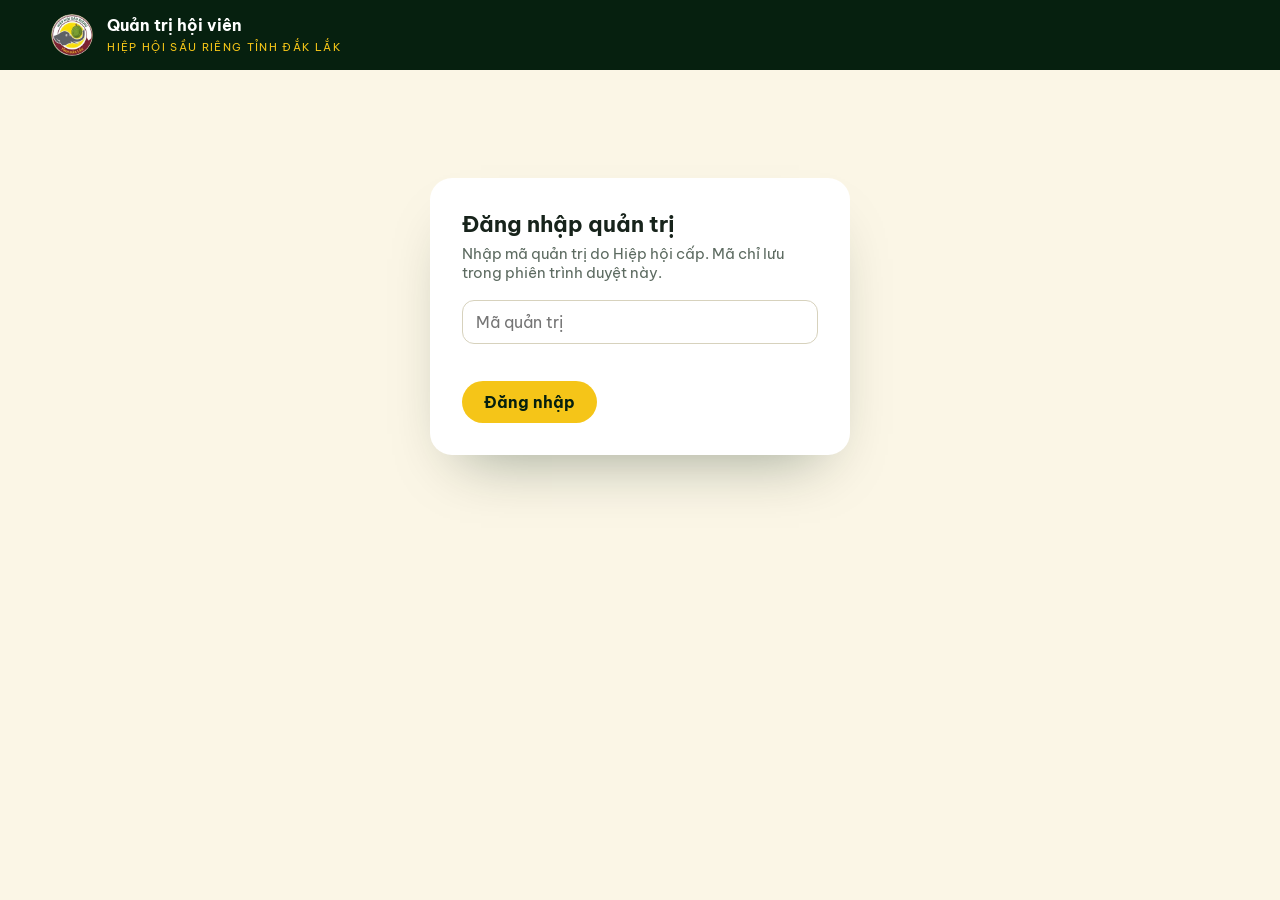
<file: quan-tri.html>
<!DOCTYPE html>
<html lang="vi">
<head>
<meta charset="utf-8">
<meta name="viewport" content="width=device-width,initial-scale=1">
<meta name="robots" content="noindex,nofollow">
<title>Quản trị hội viên · Hiệp hội Sầu riêng tỉnh Đắk Lắk</title>
<link rel="icon" href="assets/img/logo.png">
<link rel="preconnect" href="https://fonts.googleapis.com">
<link href="https://fonts.googleapis.com/css2?family=Be+Vietnam+Pro:wght@400;500;600;700;800&display=swap" rel="stylesheet">
<style>
:root{--g9:#06200f;--g7:#124a2c;--g5:#2f7d3a;--gold:#f5c518;--cream:#fbf6e6;--ink:#17231b;--muted:#5d6b61;--red:#b3261e}
*{box-sizing:border-box;margin:0;padding:0}
body{font-family:"Be Vietnam Pro",system-ui,sans-serif;background:var(--cream);color:var(--ink);min-height:100vh}
button,input,select{font:inherit}
header{background:var(--g9);color:#fff;padding:14px 4vw;display:flex;align-items:center;gap:14px}
header img{width:42px;height:42px;border-radius:50%}
header b{display:block}header small{color:var(--gold);letter-spacing:.12em;text-transform:uppercase;font-size:.7rem}
header .sp{flex:1}
.out{background:none;border:1px solid rgba(255,255,255,.35);color:#fff;border-radius:999px;padding:7px 16px;cursor:pointer}
main{width:min(1280px,94vw);margin:28px auto}
.login{max-width:420px;margin:12vh auto;background:#fff;border-radius:22px;padding:32px;box-shadow:0 30px 60px -30px rgba(6,32,15,.4)}
.login h1{font-size:1.4rem;margin-bottom:6px}.login p{color:var(--muted);font-size:.92rem;margin-bottom:18px}
input,select{border:1px solid #d7d2bd;border-radius:12px;padding:11px 13px;background:#fff;width:100%}
.btn{border:0;border-radius:999px;padding:11px 22px;font-weight:700;cursor:pointer;background:var(--gold);color:var(--g9)}
.btn.sec{background:#fff;border:1px solid #d7d2bd}
.err{color:var(--red);font-size:.9rem;min-height:1.3em;margin-top:10px}
.tabs{display:flex;gap:6px;margin-bottom:18px;flex-wrap:wrap}
.tabs button{border:0;background:#fff;border-radius:999px;padding:10px 18px;font-weight:600;cursor:pointer;color:var(--muted)}
.tabs button.on{background:var(--g7);color:#fff}
.stats{display:grid;grid-template-columns:repeat(auto-fit,minmax(170px,1fr));gap:12px;margin-bottom:18px}
.stat{background:#fff;border-radius:18px;padding:16px 18px}.stat small{color:var(--muted);font-size:.8rem}.stat b{display:block;font-size:1.7rem;color:var(--g7)}
.bar{display:flex;gap:10px;flex-wrap:wrap;align-items:center;margin-bottom:14px}
.bar input{max-width:320px}.bar select{max-width:200px}.bar .sp{flex:1}
.tbl{background:#fff;border-radius:18px;overflow:auto}
table{width:100%;border-collapse:collapse;font-size:.9rem;min-width:900px}
th,td{text-align:left;padding:11px 12px;border-bottom:1px solid #efe9d6;vertical-align:top}
th{background:#f6f1df;font-size:.75rem;text-transform:uppercase;letter-spacing:.08em;color:var(--muted);position:sticky;top:0}
td small{color:var(--muted);display:block}
.tag{display:inline-block;border-radius:999px;padding:3px 10px;font-size:.75rem;font-weight:700}
.t-cho_duyet,.t-cho_thanh_toan{background:#fff4c7;color:#7a5a00}.t-da_duyet,.t-da_nhan{background:#dff3d8;color:#1f5e26}.t-tu_choi,.t-khong_khop{background:#fde2df;color:var(--red)}
.act{display:flex;gap:6px;flex-wrap:wrap}.act button{border:1px solid #d7d2bd;background:#fff;border-radius:999px;padding:5px 12px;font-size:.8rem;cursor:pointer}
.act .ok{border-color:var(--g5);color:var(--g5)}.act .no{border-color:var(--red);color:var(--red)}
.empty{padding:40px;text-align:center;color:var(--muted)}
</style>
</head>
<body>
<header><img src="assets/img/logo.png" alt=""><div><b>Quản trị hội viên</b><small>Hiệp hội Sầu riêng tỉnh Đắk Lắk</small></div><span class="sp"></span><button class="out" id="out" hidden>Đăng xuất</button></header>

<div class="login" id="login">
  <h1>Đăng nhập quản trị</h1>
  <p>Nhập mã quản trị do Hiệp hội cấp. Mã chỉ lưu trong phiên trình duyệt này.</p>
  <form id="lf"><input type="password" id="tok" placeholder="Mã quản trị" autocomplete="current-password" required><div class="err" id="lerr"></div><button class="btn" style="margin-top:8px">Đăng nhập</button></form>
</div>

<main id="app" hidden>
  <div class="tabs"><button class="on" data-v="dang-ky">Hồ sơ đăng ký</button><button data-v="hoi-phi">Hội phí</button></div>
  <div class="stats" id="stats"></div>
  <div class="bar">
    <input id="q" placeholder="Tìm tên, số điện thoại, mã hồ sơ, xã…">
    <select id="f"></select>
    <span class="sp"></span>
    <button class="btn sec" id="reload">Tải lại</button>
    <button class="btn" id="csv">Xuất Excel (CSV)</button>
  </div>
  <div class="tbl"><table><thead id="th"></thead><tbody id="tb"></tbody></table></div>
</main>

<script src="assets/js/config.js"></script>
<script>
(() => {
  const API = ((window.HHSR_CONFIG || {}).api || '').replace(/\/$/, '');
  const $ = s => document.querySelector(s);
  const LOAI = { ca_nhan: 'Nhà vườn, cá nhân', htx: 'HTX, tổ hợp tác', doanh_nghiep: 'Doanh nghiệp', chuyen_gia: 'Nhà khoa học, chuyên gia' };
  const NC = { tap_huan: 'Tập huấn', ma_vung_trong: 'Mã vùng trồng', truy_xuat: 'Truy xuất', lien_ket: 'Liên kết tiêu thụ' };
  const TT = { cho_duyet: 'Chờ duyệt', da_duyet: 'Đã duyệt', tu_choi: 'Từ chối', cho_thanh_toan: 'Chờ thanh toán', da_nhan: 'Đã nhận', khong_khop: 'Không khớp' };
  const STATES = { 'dang-ky': ['cho_duyet', 'da_duyet', 'tu_choi'], 'hoi-phi': ['cho_thanh_toan', 'da_nhan', 'khong_khop'] };
  let tok = sessionStorage.getItem('hhsr_tok') || '', view = 'dang-ky', rows = [];
  const esc = v => String(v ?? '').replace(/[&<>"']/g, c => ({ '&': '&amp;', '<': '&lt;', '>': '&gt;', '"': '&quot;', "'": '&#39;' }[c]));
  const money = n => n == null ? '' : new Intl.NumberFormat('vi-VN').format(n) + ' đ';
  const when = s => s ? new Date(s.replace(' ', 'T') + 'Z').toLocaleString('vi-VN') : '';

  async function call(path, opt = {}) {
    if (!API) throw new Error('Chưa cấu hình địa chỉ API trong assets/js/config.js');
    const r = await fetch(API + path, { ...opt, headers: { Authorization: 'Bearer ' + tok, 'Content-Type': 'application/json', ...(opt.headers || {}) } });
    if (r.status === 401) { logout(); throw new Error('Mã quản trị không đúng'); }
    if (!r.ok) throw new Error('Lỗi máy chủ (' + r.status + ')');
    return r;
  }
  function logout() { tok = ''; sessionStorage.removeItem('hhsr_tok'); $('#app').hidden = true; $('#out').hidden = true; $('#login').hidden = false; }
  async function login() {
    try { await call('/api/admin/ping'); sessionStorage.setItem('hhsr_tok', tok); $('#login').hidden = true; $('#app').hidden = false; $('#out').hidden = false; setView('dang-ky'); }
    catch (e) { $('#lerr').textContent = e.message; }
  }
  $('#lf').addEventListener('submit', e => { e.preventDefault(); tok = $('#tok').value.trim(); $('#lerr').textContent = ''; login(); });
  $('#out').addEventListener('click', logout);

  function setView(v) {
    view = v;
    document.querySelectorAll('.tabs button').forEach(b => b.classList.toggle('on', b.dataset.v === v));
    $('#f').innerHTML = '<option value="">Tất cả trạng thái</option>' + STATES[v].map(s => `<option value="${s}">${TT[s]}</option>`).join('');
    $('#th').innerHTML = v === 'dang-ky'
      ? '<tr><th>Mã hồ sơ</th><th>Hội viên</th><th>Liên hệ</th><th>Địa bàn</th><th>Quan tâm</th><th>Ngày gửi</th><th>Trạng thái</th><th></th></tr>'
      : '<tr><th>Mã hồ sơ</th><th>Năm</th><th>Mức phí</th><th>Số tiền</th><th>Đã chuyển</th><th>Mã thanh toán</th><th>Ngày tạo / trả</th><th>Trạng thái</th><th></th></tr>';
    load();
  }
  document.querySelectorAll('.tabs button').forEach(b => b.addEventListener('click', () => setView(b.dataset.v)));

  async function load() {
    $('#tb').innerHTML = '<tr><td colspan="9" class="empty">Đang tải…</td></tr>';
    try { rows = (await (await call('/api/admin/' + view + (view === 'hoi-phi' ? '?dong_bo=1' : ''))).json()).rows || []; render(); }
    catch (e) { $('#tb').innerHTML = `<tr><td colspan="9" class="empty">${esc(e.message)}</td></tr>`; }
  }
  function render() {
    const q = $('#q').value.trim().toLowerCase(), f = $('#f').value;
    const list = rows.filter(r => (!f || r.trang_thai === f) && (!q || Object.values(r).join(' ').toLowerCase().includes(q)));
    const cnt = s => rows.filter(r => r.trang_thai === s).length;
    const st = STATES[view];
    $('#stats').innerHTML = `<div class="stat"><small>Tổng</small><b>${rows.length}</b></div>` + st.map(s => `<div class="stat"><small>${TT[s]}</small><b>${cnt(s)}</b></div>`).join('') +
      (view === 'hoi-phi' ? `<div class="stat"><small>Đã nhận (tiền)</small><b style="font-size:1.25rem">${money(rows.filter(r => r.trang_thai === 'da_nhan').reduce((a, r) => a + (r.so_tien || 0), 0))}</b></div>` : '');
    if (!list.length) { $('#tb').innerHTML = '<tr><td colspan="9" class="empty">Chưa có dữ liệu</td></tr>'; return; }
    const btns = r => st.filter(s => s !== r.trang_thai).map(s => `<button class="${s === st[1] ? 'ok' : s === st[2] ? 'no' : ''}" data-id="${r.id}" data-s="${s}">${TT[s]}</button>`).join('');
    $('#tb').innerHTML = list.map(r => view === 'dang-ky'
      ? `<tr><td><b>${esc(r.ma_ho_so)}</b></td><td><b>${esc(r.ho_ten)}</b><small>${esc(LOAI[r.loai] || r.loai)}${r.nguoi_dai_dien ? ' · ĐD: ' + esc(r.nguoi_dai_dien) : ''}</small></td><td><a href="tel:${esc(r.dien_thoai)}">${esc(r.dien_thoai)}</a><small>${esc(r.email || '')}</small></td><td>${esc(r.xa_phuong)}<small>${r.dien_tich_ha != null ? esc(r.dien_tich_ha) + ' ha' : ''}</small></td><td>${esc((r.nhu_cau || '').split(',').filter(Boolean).map(x => NC[x] || x).join(', '))}</td><td>${when(r.tao_luc)}</td><td><span class="tag t-${r.trang_thai}">${TT[r.trang_thai]}</span>${r.ghi_chu ? `<small>${esc(r.ghi_chu)}</small>` : ''}</td><td><div class="act">${btns(r)}</div></td></tr>`
      : `<tr><td><b>${esc(r.ma_ho_so)}</b></td><td>${esc(r.nam)}</td><td>${esc(r.muc_phi || '')}</td><td>${money(r.so_tien)}</td><td>${money(r.da_tra)}</td><td>${esc(r.ma_thanh_toan || '')}</td><td>${when(r.tao_luc)}${r.tra_luc ? `<small>Trả: ${esc(r.tra_luc)}</small>` : ''}</td><td><span class="tag t-${r.trang_thai}">${TT[r.trang_thai]}</span>${r.ghi_chu ? `<small>${esc(r.ghi_chu)}</small>` : ''}</td><td><div class="act">${btns(r)}</div></td></tr>`).join('');
  }
  $('#tb').addEventListener('click', async e => {
    const b = e.target.closest('button[data-id]'); if (!b) return;
    const s = b.dataset.s, needNote = s === 'tu_choi' || s === 'khong_khop';
    const ghi_chu = needNote ? (prompt('Ghi chú lý do (không bắt buộc):') || '') : undefined;
    b.disabled = true;
    try { await call(`/api/admin/${view}/${b.dataset.id}`, { method: 'PATCH', body: JSON.stringify({ trang_thai: s, ghi_chu }) }); await load(); }
    catch (err) { alert(err.message); b.disabled = false; }
  });
  $('#q').addEventListener('input', render); $('#f').addEventListener('change', render); $('#reload').addEventListener('click', load);
  $('#csv').addEventListener('click', async () => {
    try {
      const f = $('#f').value, blob = await (await call(`/api/admin/${view}.csv${f ? '?trang_thai=' + f : ''}`)).blob();
      const a = document.createElement('a'); a.href = URL.createObjectURL(blob); a.download = (view === 'dang-ky' ? 'ho-so-hoi-vien' : 'hoi-phi') + '.csv'; a.click(); URL.revokeObjectURL(a.href);
    } catch (e) { alert(e.message); }
  });
  if (tok) login();
})();
</script>
</body>
</html>
</file>
<file: assets/css/style.css>
:root{
  --green-900:#06200f;--green-800:#0b2e1c;--green-700:#124a2c;--green-500:#2f7d3a;--leaf:#8cc63f;
  --gold:#f5c518;--gold-2:#ffd95a;--amber:#e8a317;--maroon:#7a1f2b;
  --cream:#fbf6e6;--ink:#17231b;--muted:#5d6b61;
  --radius:22px;--ease:cubic-bezier(.22,1,.36,1);
  --font:"Be Vietnam Pro",system-ui,sans-serif;--serif:"Lora",Georgia,serif;
}
*{box-sizing:border-box;margin:0;padding:0}
html{scroll-behavior:auto;overflow-x:hidden;overflow-x:clip}
body{font-family:var(--font);color:var(--ink);background:var(--cream);line-height:1.65;overflow-x:hidden;overflow-x:clip;-webkit-font-smoothing:antialiased}
img,video{display:block;max-width:100%}
a{color:inherit;text-decoration:none}
b{font-weight:700}
.container{width:min(1200px,92vw);margin-inline:auto}
.section{padding:clamp(80px,12vw,150px) 0;position:relative}
.center{text-align:center;margin-inline:auto}
.eyebrow{font-size:.8rem;font-weight:700;letter-spacing:.22em;text-transform:uppercase;color:var(--green-500);margin-bottom:18px;display:flex;align-items:center;gap:12px}
.eyebrow.center{justify-content:center}
.eyebrow::before{content:"";width:28px;height:2px;background:currentColor;border-radius:2px}
.eyebrow.light,.light{color:#fff}
.eyebrow.light{color:var(--gold)}
.gold-text{color:var(--gold)!important}
.h2{font-size:clamp(2rem,4.6vw,3.6rem);line-height:1.08;font-weight:800;letter-spacing:-.02em;margin-bottom:28px;max-width:16ch}
.h2.center{max-width:20ch}
.source{font-size:.82rem;color:var(--muted);margin-top:36px;text-align:center}
.source a{text-decoration:underline;text-underline-offset:3px}
.source.light{color:rgba(255,255,255,.7)}
.small-note{font-size:.85rem;color:var(--muted)}

/* buttons */
.btn{display:inline-flex;align-items:center;gap:10px;padding:16px 28px;border-radius:999px;font-weight:700;font-size:.98rem;transition:background .3s,color .3s,transform .3s var(--ease);will-change:transform}
.btn--gold{background:var(--gold);color:var(--green-900);box-shadow:0 10px 40px -10px rgba(245,197,24,.8)}
.btn--gold:hover{background:#fff}
.btn--ghost{border:1.5px solid rgba(255,255,255,.55);color:#fff;backdrop-filter:blur(6px)}
.btn--ghost:hover{background:#fff;color:var(--green-900)}

/* loader */
.loader{position:fixed;inset:0;z-index:999;background:var(--green-900);display:flex;flex-direction:column;align-items:center;justify-content:center;gap:22px;color:#fff}
.loader__ring{position:relative;width:140px;height:140px}
.loader__ring img{position:absolute;inset:14px;width:112px;height:112px;border-radius:50%;animation:pulse 1.6s ease-in-out infinite}
.loader__ring svg{position:absolute;inset:0;transform:rotate(-90deg)}
.loader__ring circle{fill:none;stroke:var(--gold);stroke-width:3;stroke-dasharray:352;stroke-dashoffset:352;stroke-linecap:round}
.loader__count{font-size:2.2rem;font-weight:800;color:var(--gold);font-variant-numeric:tabular-nums}
.loader__text{font-family:var(--serif);font-style:italic;opacity:.8}
html:not(.js) .loader{display:none}
@keyframes pulse{50%{transform:scale(.94)}}

/* cursor + progress */
.cursor{position:fixed;top:0;left:0;width:14px;height:14px;border-radius:50%;background:var(--gold);pointer-events:none;z-index:998;mix-blend-mode:difference;transform:translate(-50%,-50%);transition:width .3s,height .3s;opacity:0}
.cursor.big{width:64px;height:64px}
@media (hover:hover){.cursor{opacity:1}}
.progress{position:fixed;top:0;left:0;height:3px;width:100%;background:linear-gradient(90deg,var(--leaf),var(--gold));transform-origin:0 50%;transform:scaleX(0);z-index:101}

/* nav */
.nav{position:fixed;top:0;left:0;right:0;z-index:100;display:flex;align-items:center;justify-content:space-between;padding:18px 4vw;transition:background .4s,padding .4s,box-shadow .4s}
.nav.scrolled{background:rgba(6,32,15,.82);backdrop-filter:blur(14px);padding:10px 4vw;box-shadow:0 10px 30px -15px rgba(0,0,0,.5)}
.nav__brand{display:flex;align-items:center;gap:12px;color:#fff}
.nav__brand img{width:48px;height:48px;border-radius:50%;box-shadow:0 0 0 2px rgba(255,255,255,.3)}
.nav__brand span{display:flex;flex-direction:column;line-height:1.15}
.nav__brand b{font-size:1rem}.nav__brand small{font-size:.72rem;letter-spacing:.2em;text-transform:uppercase;color:var(--gold)}
.nav__links{display:flex;gap:26px;align-items:center}
.nav__links a{color:#fff;font-size:.92rem;font-weight:500;position:relative;opacity:.9}
.nav__links a:not(.nav__cta)::after{content:"";position:absolute;left:0;bottom:-6px;height:2px;width:100%;background:var(--gold);transform:scaleX(0);transform-origin:right;transition:transform .4s var(--ease)}
.nav__links a:hover::after{transform:scaleX(1);transform-origin:left}
.nav__cta{background:var(--gold);color:var(--green-900)!important;padding:10px 20px;border-radius:999px;font-weight:700!important}
.nav__burger{display:none;background:none;border:0;width:40px;height:40px;cursor:pointer;position:relative}
.nav__burger span{position:absolute;left:8px;right:8px;height:2px;background:#fff;transition:transform .4s var(--ease)}
.nav__burger span:first-child{top:15px}.nav__burger span:last-child{top:24px}
.nav.open .nav__burger span:first-child{transform:translateY(4.5px) rotate(45deg)}
.nav.open .nav__burger span:last-child{transform:translateY(-4.5px) rotate(-45deg)}
@media (max-width:960px){
  .nav__burger{display:block}
  .nav__links{position:fixed;inset:0;background:var(--green-900);flex-direction:column;justify-content:center;gap:28px;clip-path:circle(0 at calc(100% - 40px) 40px);transition:clip-path .7s var(--ease);z-index:-1}
  .nav__links a{font-size:1.35rem}
  .nav__links{padding-top:70px;gap:20px!important}
  .nav.open .nav__links{clip-path:circle(150% at calc(100% - 40px) 40px)}
  .nav.open{transform:none!important;backdrop-filter:none!important;-webkit-backdrop-filter:none!important;background:var(--green-900)}
  .nav__links{height:100vh;height:100dvh;width:100vw;visibility:hidden;transition:clip-path .7s var(--ease),visibility 0s .7s}
  .nav.open .nav__links{visibility:visible;transition:clip-path .7s var(--ease)}
  body.menu-open{overflow:hidden}
}

/* hero */
.hero{position:relative;height:100vh;min-height:640px;display:flex;align-items:center;overflow:hidden;color:#fff;background:var(--green-900)}
.hero__video{position:absolute;inset:0;width:100%;height:100%;object-fit:cover;transform:scale(1.08)}
.hero__shade{position:absolute;inset:0;background:linear-gradient(100deg,rgba(6,32,15,.92) 0%,rgba(6,32,15,.6) 45%,rgba(6,32,15,.15) 100%),linear-gradient(0deg,rgba(6,32,15,.85),transparent 40%)}
.hero__particles{position:absolute;inset:0;width:100%;height:100%;pointer-events:none}
.hero__content{position:relative;z-index:2;width:min(1200px,92vw);margin-inline:auto;padding-top:60px}
.hero__eyebrow{color:var(--gold)}
.hero__title{font-size:clamp(3.2rem,10vw,8.6rem);line-height:.92;font-weight:900;letter-spacing:-.035em;margin-bottom:28px;text-transform:uppercase}
.hero__title .line{display:block;overflow:hidden;padding:.16em 0 .04em;margin-top:-.12em}
.hero__title .word{display:inline-block}
.hero__title .gold .word{padding-top:.18em;margin-top:-.18em;background:linear-gradient(90deg,var(--gold),var(--gold-2),var(--amber),var(--gold));background-size:300% 100%;-webkit-background-clip:text;background-clip:text;color:transparent;animation:shine 6s linear infinite}
@keyframes shine{to{background-position:300% 0}}
.hero__lead{max-width:540px;font-size:clamp(1rem,1.4vw,1.18rem);opacity:.9;margin-bottom:36px}
.hero__actions{display:flex;gap:14px;flex-wrap:wrap}
.hero__badge{position:absolute;right:6vw;bottom:12vh;width:180px;height:180px;z-index:2;display:flex;flex-direction:column;align-items:center;justify-content:center;color:#fff}
.hero__badge svg{position:absolute;inset:0;animation:spin 18s linear infinite}
.hero__badge text{fill:var(--gold);font-size:13.5px;font-weight:700;letter-spacing:2.5px}
.hero__badge b{font-size:3rem;font-weight:900;line-height:1}
.hero__badge small{font-size:.75rem;letter-spacing:.15em;text-transform:uppercase;opacity:.85}
.hero__badge::before{content:"";position:absolute;inset:34px;border-radius:50%;background:rgba(255,255,255,.08);backdrop-filter:blur(8px);border:1px solid rgba(255,255,255,.2)}
.hero__badge>*{position:relative}
@keyframes spin{to{transform:rotate(360deg)}}
.hero__scroll{position:absolute;left:50%;bottom:28px;width:26px;height:42px;border:2px solid rgba(255,255,255,.6);border-radius:20px;z-index:2;transform:translateX(-50%)}
.hero__scroll span{position:absolute;left:50%;top:8px;width:4px;height:8px;margin-left:-2px;border-radius:2px;background:var(--gold);animation:scrolldot 1.8s infinite}
@keyframes scrolldot{0%{opacity:0;transform:translateY(0)}40%{opacity:1}100%{opacity:0;transform:translateY(14px)}}
@media (max-width:760px){.hero__badge{display:none}}

/* marquee */
.marquee{background:var(--gold);color:var(--green-900);overflow:hidden;padding:20px 0;transform:rotate(-1.5deg) scale(1.02);margin-top:-14px;position:relative;z-index:3}
.marquee__track{display:flex;gap:36px;width:max-content;animation:marquee 30s linear infinite;font-weight:900;text-transform:uppercase;font-size:clamp(1.3rem,2.6vw,2.2rem);letter-spacing:-.01em;white-space:nowrap}
.marquee i{font-style:normal;color:var(--green-500)}
@keyframes marquee{to{transform:translateX(-50%)}}

/* about */
.about__grid{display:grid;grid-template-columns:1fr 1.15fr;gap:clamp(40px,7vw,100px);align-items:center}
.about__visual{display:flex;justify-content:center}
.about__logo-wrap{position:relative;width:min(420px,80vw);aspect-ratio:1}
.about__logo{width:100%;border-radius:50%;box-shadow:0 40px 80px -30px rgba(18,74,44,.6);position:relative;z-index:2}
.orbit{position:absolute;border-radius:50%;border:1.5px dashed rgba(47,125,58,.4);inset:-30px;animation:spin 40s linear infinite}
.orbit--2{inset:-64px;border-color:rgba(245,197,24,.6);animation-duration:60s;animation-direction:reverse}
.orbit::after{content:"";position:absolute;top:50%;left:-7px;width:14px;height:14px;border-radius:50%;background:var(--gold);box-shadow:0 0 20px var(--gold)}
.orbit--2::after{background:var(--leaf);box-shadow:0 0 20px var(--leaf);left:auto;right:-7px}
.about__text p{margin-bottom:18px;color:#2c3a30;font-size:1.04rem}
.quote{margin:30px 0;padding:26px 30px;border-left:4px solid var(--gold);background:#fff;border-radius:0 var(--radius) var(--radius) 0;box-shadow:0 20px 50px -30px rgba(0,0,0,.25)}
.quote p{font-family:var(--serif);font-style:italic;font-size:1.2rem;color:var(--green-700)!important;margin-bottom:10px!important}
.quote cite{font-style:normal;font-size:.82rem;color:var(--muted)}
.about__meta{display:grid;grid-template-columns:1fr 1fr;gap:16px}
.about__meta div{padding:18px 20px;background:var(--green-800);color:#fff;border-radius:16px}
.about__meta small{display:block;color:var(--gold);font-size:.75rem;letter-spacing:.12em;text-transform:uppercase;margin-bottom:4px}
@media (max-width:900px){.about__grid{grid-template-columns:1fr}.about__meta{grid-template-columns:1fr}}

/* services */
.services{background:linear-gradient(180deg,var(--cream),#f2ecd3)}
.services__grid{display:grid;grid-template-columns:repeat(3,1fr);gap:26px;margin-top:60px;perspective:1200px}
.card{position:relative;padding:40px 32px 36px;background:#fff;border-radius:var(--radius);overflow:hidden;transform-style:preserve-3d;transition:box-shadow .4s;box-shadow:0 30px 60px -40px rgba(11,46,28,.45)}
.card::before{content:"";position:absolute;inset:0;background:radial-gradient(500px circle at var(--mx,50%) var(--my,0%),rgba(245,197,24,.22),transparent 45%);opacity:0;transition:opacity .4s}
.card:hover::before{opacity:1}
.card:hover{box-shadow:0 40px 80px -30px rgba(11,46,28,.55)}
.card__icon{width:76px;height:76px;border-radius:20px;background:var(--green-800);color:var(--gold);display:grid;place-items:center;margin-bottom:28px;transform:translateZ(40px)}
.card__icon svg{width:44px;height:44px}
.card__num{position:absolute;top:22px;right:28px;font-size:4.5rem;font-weight:900;color:rgba(18,74,44,.07);line-height:1}
.card h3{font-size:1.35rem;margin-bottom:12px;transform:translateZ(30px)}
.card p{color:var(--muted);transform:translateZ(20px)}
@media (max-width:900px){.services__grid{grid-template-columns:1fr}}

/* stats */
.stats{color:#fff;overflow:hidden;background:var(--green-900)}
.stats__bg{position:absolute;inset:-15% 0;background-size:cover;background-position:center;opacity:.22;filter:saturate(1.2)}
.stats::after{content:"";position:absolute;inset:0;background:radial-gradient(ellipse at 50% 0%,rgba(140,198,63,.25),transparent 60%)}
.stats .container{position:relative;z-index:2}
.stats__grid{display:grid;grid-template-columns:repeat(5,1fr);gap:18px;margin-top:60px}
.stat{padding:30px 22px;border-radius:var(--radius);background:rgba(255,255,255,.06);border:1px solid rgba(255,255,255,.14);backdrop-filter:blur(10px);transition:transform .4s var(--ease),background .4s}
.stat:hover{transform:translateY(-8px);background:rgba(245,197,24,.12)}
.stat b{display:inline;font-size:clamp(2rem,3.4vw,2.9rem);font-weight:900;color:var(--gold);font-variant-numeric:tabular-nums;letter-spacing:-.02em}
.stat span{display:inline;margin-left:6px;font-weight:600;opacity:.9}
.stat p{margin-top:10px;font-size:.9rem;opacity:.78;line-height:1.5}
@media (max-width:1100px){.stats__grid{grid-template-columns:repeat(2,1fr)}.stat:last-child{grid-column:span 2}}
@media (max-width:560px){.stats__grid{grid-template-columns:1fr}.stat:last-child{grid-column:auto}}

/* guinness horizontal */
.guinness{background:var(--green-900);color:#fff;overflow:hidden}
.guinness__pin{height:100vh;display:flex;align-items:center;gap:6vw;padding-left:6vw;width:max-content}
.guinness__intro{width:min(480px,86vw);flex-shrink:0}
.guinness__title{display:flex;align-items:flex-end;gap:18px;margin-bottom:20px}
.guinness__title .big{font-size:clamp(6rem,16vw,13rem);font-weight:900;line-height:.82;letter-spacing:-.05em;background:linear-gradient(180deg,var(--gold-2),var(--amber));-webkit-background-clip:text;background-clip:text;color:transparent;font-variant-numeric:tabular-nums}
.guinness__title .small{font-size:1.25rem;font-weight:700;text-transform:uppercase;line-height:1.2;padding-bottom:12px}
.guinness__lead{opacity:.85;margin-bottom:24px}
.guinness__hint{color:var(--gold);font-weight:600}
.guinness__hint span{display:inline-block;animation:nudge 1.4s infinite}
@keyframes nudge{50%{transform:translateX(8px)}}
.guinness__track{display:flex;gap:28px;align-items:center;padding-right:8vw}
.gcard{position:relative;width:min(560px,80vw);height:62vh;border-radius:var(--radius);overflow:hidden;flex-shrink:0}
.gcard.tall{width:min(400px,72vw);height:72vh}
.gcard img{width:100%;height:100%;object-fit:cover;transform:scale(1.15)}
.gcard figcaption{position:absolute;left:0;right:0;bottom:0;padding:60px 24px 22px;background:linear-gradient(0deg,rgba(0,0,0,.8),transparent);font-weight:600}
.no-gsap .guinness__pin{height:auto;width:auto;flex-direction:column;align-items:flex-start;padding:100px 6vw}
.no-gsap .guinness__track{overflow-x:auto;max-width:100%}
@media (max-width:760px){
  .guinness__pin{height:auto;width:auto;flex-direction:column;align-items:flex-start;padding:90px 6vw 60px}
  .guinness__track{overflow-x:auto;max-width:88vw;scroll-snap-type:x mandatory;padding-bottom:12px}
  .gcard,.gcard.tall{width:78vw;height:56vh;scroll-snap-align:start}
  .gcard img{transform:none}
}

/* recap */
.recap{background:var(--green-900);padding-top:40px}
.recap__grid{display:grid;grid-template-columns:.8fr 1.2fr;gap:60px;align-items:center}
.recap__text{color:#fff;padding-bottom:20px}.recap .eyebrow{color:var(--gold)}
.recap__text p{opacity:.9}
.recap__text .small-note{color:rgba(255,255,255,.6)}
.recap__video{border-radius:var(--radius);overflow:hidden;box-shadow:0 50px 100px -40px rgba(0,0,0,.6);border:6px solid #fff}
.recap__video video{width:100%;aspect-ratio:16/9;background:#000}
@media (max-width:900px){.recap{background:var(--green-900)}.recap__grid{grid-template-columns:1fr}}

/* festival bento */
.festival__theme{max-width:720px;color:var(--muted);font-size:1.06rem}
.bento{display:grid;grid-template-columns:repeat(4,1fr);grid-auto-rows:minmax(190px,auto);gap:18px;margin-top:60px}
.bento__item{position:relative;padding:28px;border-radius:var(--radius);background:#fff;overflow:hidden;display:flex;flex-direction:column;justify-content:flex-end;box-shadow:0 30px 60px -45px rgba(11,46,28,.5);transition:transform .5s var(--ease)}
.bento__item:hover{transform:translateY(-6px) rotate(-.4deg)}
.bento__item b{font-size:clamp(2.2rem,3.6vw,3.2rem);font-weight:900;line-height:1;color:var(--green-700);letter-spacing:-.03em;font-variant-numeric:tabular-nums}
.bento__item span{font-weight:700;margin-top:6px;text-transform:uppercase;font-size:.82rem;letter-spacing:.1em;color:var(--green-500)}
.bento__item p{margin-top:8px;font-size:.92rem;color:var(--muted);line-height:1.5}
.bento__item.gold{background:var(--gold)}
.bento__item.gold b,.bento__item.gold span{color:var(--green-900)}.bento__item.gold p{color:#3d3a1b}
.bento__item.green{background:var(--green-700)}
.bento__item.green b{color:var(--gold)}.bento__item.green span{color:#fff}.bento__item.green p{color:rgba(255,255,255,.8)}
.b-big{grid-column:span 2;grid-row:span 2;color:#fff;min-height:400px}
.b-big img{position:absolute;inset:0;width:100%;height:100%;object-fit:cover;transition:transform 1.2s var(--ease)}
.b-big:hover img{transform:scale(1.06)}
.b-big::after{content:"";position:absolute;inset:0;background:linear-gradient(0deg,rgba(6,32,15,.92),rgba(6,32,15,.1) 70%)}
.b-big>div{position:relative;z-index:2}
.b-big b{font-size:clamp(4rem,8vw,7rem);color:var(--gold)}
.b-big span{color:#fff}.b-big p{color:rgba(255,255,255,.85);font-size:1rem}
@media (max-width:1000px){.bento{grid-template-columns:repeat(2,1fr)}}
@media (max-width:560px){.bento{grid-template-columns:1fr}.b-big{grid-column:auto}}

/* timeline */
.timeline{background:#f2ecd3}
.tl{position:relative;margin-top:70px;max-width:980px;margin-inline:auto}
.tl__line{position:absolute;left:50%;top:0;bottom:0;width:3px;background:rgba(18,74,44,.15);transform:translateX(-50%);border-radius:3px}
.tl__line span{position:absolute;top:0;left:0;width:100%;height:100%;background:linear-gradient(180deg,var(--leaf),var(--gold));transform-origin:top;transform:scaleY(0);border-radius:3px}
.tl__item{position:relative;display:grid;grid-template-columns:1fr 1fr;gap:70px;margin-bottom:60px}
.tl__item::before{content:"";position:absolute;left:50%;top:10px;width:20px;height:20px;border-radius:50%;background:var(--gold);border:5px solid #f2ecd3;box-shadow:0 0 0 2px var(--gold);transform:translateX(-50%);z-index:2}
.tl__date{text-align:right;font-size:clamp(1.4rem,2.4vw,2rem);font-weight:900;color:var(--green-700);padding-top:2px}
.tl__body{background:#fff;padding:24px 26px;border-radius:18px;box-shadow:0 20px 50px -35px rgba(0,0,0,.4)}
.tl__body h3{font-size:1.15rem;margin-bottom:8px}
.tl__body p{color:var(--muted);font-size:.96rem}
.tl__body img{margin-top:16px;border-radius:12px;aspect-ratio:16/9;object-fit:cover;width:100%}
.tl__item:nth-child(odd) .tl__date{order:2;text-align:left}
.tl__item:nth-child(odd) .tl__body{order:1}
@media (max-width:760px){
  .tl__line{left:10px}.tl__item::before{left:10px}
  .tl__item{grid-template-columns:1fr;gap:10px;padding-left:40px}
  .tl__date,.tl__item:nth-child(odd) .tl__date{order:0;text-align:left}
  .tl__item:nth-child(odd) .tl__body{order:1}
}

/* gallery */
.masonry{columns:4 260px;column-gap:16px;margin-top:60px}
.m-item{display:block;margin-bottom:16px;border-radius:16px;overflow:hidden;break-inside:avoid;position:relative;cursor:zoom-in}
.m-item img{width:100%;transition:transform .9s var(--ease),filter .6s}
.m-item:hover img{transform:scale(1.07);filter:saturate(1.2)}
.m-item::after{content:"+";position:absolute;right:14px;top:14px;width:38px;height:38px;border-radius:50%;background:var(--gold);color:var(--green-900);display:grid;place-items:center;font-weight:800;font-size:1.4rem;transform:scale(0);transition:transform .4s var(--ease)}
.m-item:hover::after{transform:scale(1)}

/* thanks */
.thanks{background:linear-gradient(180deg,var(--cream),#efe5c0);overflow:hidden}
.thanks__lead{max-width:720px;color:var(--muted)}
.letters{display:flex;justify-content:center;margin-top:70px;flex-wrap:wrap;gap:0}
.letter{width:min(270px,44vw);margin:0 -22px;transform:rotate(var(--r));transition:transform .6s var(--ease),z-index 0s;border-radius:10px;overflow:hidden;box-shadow:0 30px 60px -25px rgba(0,0,0,.45);background:#fff;cursor:zoom-in;position:relative}
.letter:hover{transform:rotate(0) translateY(-24px) scale(1.06);z-index:5}
.letter img{width:100%}
@media (max-width:640px){.letter{margin:-20px -12px}}

/* press */
.press{background:var(--cream)}
.press__grid{display:grid;grid-template-columns:repeat(4,1fr);gap:18px;margin-top:60px}
.pcard{position:relative;padding:26px 24px 60px;border-radius:18px;background:#fff;border:1px solid rgba(18,74,44,.1);overflow:hidden;min-height:230px;transition:transform .5s var(--ease),color .4s}
.pcard::before{content:"";position:absolute;inset:0;background:var(--green-800);transform:translateY(101%);transition:transform .6s var(--ease);z-index:0}
.pcard>*{position:relative;z-index:1}
.pcard:hover{transform:translateY(-6px);color:#fff}
.pcard:hover::before{transform:translateY(0)}
.pcard__src{font-size:.75rem;font-weight:700;letter-spacing:.1em;text-transform:uppercase;color:var(--green-500)}
.pcard:hover .pcard__src{color:var(--gold)}
.pcard h3{font-size:1.06rem;line-height:1.4;margin-top:12px}
.pcard i{position:absolute;left:24px;bottom:22px;font-style:normal;font-weight:700;color:var(--amber)}
@media (max-width:1000px){.press__grid{grid-template-columns:repeat(2,1fr)}}
@media (max-width:560px){.press__grid{grid-template-columns:1fr}}

/* contact */
.contact{background:var(--green-900);color:#fff;overflow:hidden;padding-bottom:0}
.contact__glow{position:absolute;width:700px;height:700px;border-radius:50%;background:radial-gradient(circle,rgba(245,197,24,.25),transparent 65%);top:-200px;right:-200px;filter:blur(20px);animation:float 10s ease-in-out infinite}
@keyframes float{50%{transform:translate(-80px,60px)}}
.contact__grid{display:grid;grid-template-columns:1fr 1fr;gap:60px;position:relative;z-index:2}
.light-p{opacity:.85;max-width:460px}
.socials{display:flex;gap:14px;margin-top:30px}
.socials a{width:56px;height:56px;border-radius:50%;display:grid;place-items:center;background:rgba(255,255,255,.08);border:1px solid rgba(255,255,255,.2);transition:background .3s}
.socials a:hover{background:var(--gold)}
.socials svg{width:22px;height:22px;fill:#fff}.socials a:hover svg{fill:var(--green-900)}
.contact__cards{display:grid;grid-template-columns:1fr 1fr;gap:14px}
.ccard{padding:22px;border-radius:18px;background:rgba(255,255,255,.06);border:1px solid rgba(255,255,255,.12);transition:background .3s,transform .4s var(--ease)}
.ccard:hover{background:rgba(245,197,24,.14);transform:translateY(-4px)}
.ccard small{display:block;color:var(--gold);font-size:.75rem;text-transform:uppercase;letter-spacing:.14em;margin-bottom:6px}
.ccard b{font-weight:600;word-break:break-word}
.contact__map{margin-top:80px;height:380px;position:relative;z-index:2}
.contact__map iframe{width:100%;height:100%;border:0;filter:grayscale(.3) contrast(1.05)}
@media (max-width:900px){.contact__grid,.contact__cards{grid-template-columns:1fr}}

/* footer */
.footer{background:var(--green-900);color:rgba(255,255,255,.6);padding:40px 0 30px;overflow:hidden}
.footer__big{font-size:clamp(3rem,11vw,10rem);font-weight:900;white-space:nowrap;letter-spacing:-.04em;line-height:1;color:transparent;-webkit-text-stroke:1.5px rgba(245,197,24,.4);text-align:center;margin-bottom:30px}
.footer__row{display:flex;justify-content:space-between;gap:20px;flex-wrap:wrap;font-size:.85rem}

/* lightbox */
.lightbox{position:fixed;inset:0;z-index:300;background:rgba(3,15,7,.94);display:flex;align-items:center;justify-content:center;opacity:0;pointer-events:none;transition:opacity .4s}
.lightbox.open{opacity:1;pointer-events:auto}
.lightbox img{max-width:92vw;max-height:88vh;border-radius:12px;transform:scale(.9);transition:transform .5s var(--ease)}
.lightbox.open img{transform:scale(1)}
.lightbox button{position:absolute;top:20px;right:26px;background:none;border:0;color:#fff;font-size:3rem;cursor:pointer;line-height:1}

/* pre-animation states (only when JS + GSAP active) */
.gsap-on .reveal,.gsap-on .split .w{will-change:transform,opacity}
.split .w{display:inline-block;overflow:hidden;vertical-align:top;padding:.14em 0 .08em;margin-top:-.14em}
.split .w>span{display:inline-block}

@media (prefers-reduced-motion:reduce){
  *,*::before,*::after{animation-duration:.01ms!important;animation-iteration-count:1!important;transition-duration:.01ms!important}
}

/* ================= FARMBASE ================= */
:root{--fb-dark:#084C46;--fb-green:#35A576}
.fb{position:relative;padding:clamp(90px,12vw,150px) 0 110px;color:#fff;background:radial-gradient(ellipse at 80% 0%,rgba(53,165,118,.45),transparent 55%),linear-gradient(160deg,#04221f 0%,var(--fb-dark) 55%,#0a5a4a 100%);overflow:hidden}
.fb__grid-bg{position:absolute;inset:0;background-image:linear-gradient(rgba(255,255,255,.05) 1px,transparent 1px),linear-gradient(90deg,rgba(255,255,255,.05) 1px,transparent 1px);background-size:56px 56px;mask-image:radial-gradient(ellipse at 50% 30%,#000 30%,transparent 75%);-webkit-mask-image:radial-gradient(ellipse at 50% 30%,#000 30%,transparent 75%);animation:gridmove 20s linear infinite}
@keyframes gridmove{to{background-position:56px 56px}}
.fb .container{position:relative;z-index:2}
.fb-eyebrow{color:#7fe0b0}
.fb__head{max-width:820px}
.fb__lead{font-size:1.1rem;opacity:.88}
.evo{display:flex;align-items:center;justify-content:center;gap:24px;margin:70px auto 60px;flex-wrap:wrap}
.evo__card{background:#fff;border-radius:22px;padding:24px 30px 16px;display:flex;flex-direction:column;align-items:center;gap:10px;box-shadow:0 30px 60px -30px rgba(0,0,0,.6)}
.evo__card img{height:54px;width:auto}
.evo__card small{font-size:.78rem;color:#4b6b60;letter-spacing:.04em}
.evo__old{opacity:.8;filter:grayscale(.35);transform:scale(.88)}
.evo__new{padding:30px 40px 18px;box-shadow:0 0 0 3px rgba(127,224,176,.6),0 40px 90px -30px rgba(53,165,118,.8)}
.evo__new img{height:64px}
.evo__arrow{display:flex;flex-direction:column;align-items:center;color:#7fe0b0;font-weight:700;font-size:.8rem;letter-spacing:.2em;text-transform:uppercase}
.evo__arrow svg{width:160px;height:40px;fill:none;stroke:#7fe0b0;stroke-width:3;stroke-linecap:round;stroke-linejoin:round}
.fb__stats{display:grid;grid-template-columns:repeat(4,1fr);gap:18px}
.fstat{padding:28px 24px;border-radius:20px;background:rgba(255,255,255,.06);border:1px solid rgba(127,224,176,.25);backdrop-filter:blur(8px)}
.fstat b{font-size:clamp(2.2rem,4vw,3.4rem);font-weight:900;color:#fff;letter-spacing:-.03em;font-variant-numeric:tabular-nums}
.fstat i{font-style:normal;font-weight:800;color:var(--gold);margin-left:6px;font-size:1.3rem}
.fstat span{display:block;margin-top:6px;opacity:.8;font-size:.92rem}
.flow{position:relative;display:grid;grid-template-columns:repeat(4,1fr);gap:24px;margin:90px 0 40px}
.flow__svg{position:absolute;left:0;right:0;top:-10px;width:100%;height:140px;pointer-events:none}
.flow__svg path{fill:none;stroke:rgba(127,224,176,.5);stroke-width:2;stroke-dasharray:6 8;animation:dash 1.2s linear infinite}
@keyframes dash{to{stroke-dashoffset:-28}}
.flow__dot{fill:var(--gold);filter:drop-shadow(0 0 8px var(--gold))}
.flow__node{position:relative;text-align:center;padding:90px 18px 26px;border-radius:22px;background:rgba(4,34,31,.55);border:1px solid rgba(255,255,255,.1)}
.flow__ic{position:absolute;top:18px;left:50%;transform:translateX(-50%);width:64px;height:64px;border-radius:50%;display:grid;place-items:center;font-size:1.8rem;background:linear-gradient(135deg,var(--fb-green),var(--fb-dark));box-shadow:0 0 0 6px rgba(53,165,118,.18),0 10px 30px -5px rgba(53,165,118,.8)}
.flow__node.hl .flow__ic{background:linear-gradient(135deg,var(--gold),var(--amber));animation:ping 2s infinite}
@keyframes ping{0%{box-shadow:0 0 0 0 rgba(245,197,24,.6)}100%{box-shadow:0 0 0 22px rgba(245,197,24,0)}}
.flow__node h4{font-size:1.1rem;margin-bottom:6px}
.flow__node p{font-size:.9rem;opacity:.78;line-height:1.5}
.mock{position:relative;max-width:980px;margin:90px auto 70px;perspective:1600px}
.mock__browser{border-radius:16px;overflow:hidden;background:#fff;box-shadow:0 60px 120px -40px rgba(0,0,0,.8),0 0 0 1px rgba(255,255,255,.15);transform-style:preserve-3d}
.mock__bar{display:flex;align-items:center;gap:7px;padding:12px 16px;background:#eef3f1}
.mock__bar span{width:11px;height:11px;border-radius:50%;background:#e05d5d}.mock__bar span:nth-child(2){background:#f0bf4c}.mock__bar span:nth-child(3){background:#5bc26b}
.mock__bar em{margin-left:14px;font-style:normal;font-size:.8rem;color:#4b6b60;background:#fff;padding:4px 14px;border-radius:999px}
.mock__screen{position:relative;overflow:hidden}
.mock__scan{position:absolute;left:0;right:0;height:90px;top:-90px;background:linear-gradient(180deg,transparent,rgba(53,165,118,.28),transparent);animation:scan 3.5s ease-in-out infinite}
@keyframes scan{to{top:100%}}
.chip{position:absolute;background:#fff;color:var(--fb-dark);font-weight:700;font-size:.88rem;padding:12px 18px;border-radius:999px;box-shadow:0 20px 40px -15px rgba(0,0,0,.55);white-space:nowrap;animation:bob 5s ease-in-out infinite}
.chip.c1{top:16%;left:-6%}.chip.c2{top:44%;right:-7%;animation-delay:-1.2s}.chip.c3{bottom:12%;left:-4%;animation-delay:-2.4s}.chip.c4{bottom:-4%;right:10%;animation-delay:-3.6s;background:var(--gold);color:var(--green-900)}
@keyframes bob{50%{transform:translateY(-12px)}}
.fb__features{display:grid;grid-template-columns:repeat(4,1fr);gap:18px}
.feat{padding:26px 22px;border-radius:20px;border:1px solid rgba(255,255,255,.12);background:linear-gradient(180deg,rgba(255,255,255,.07),rgba(255,255,255,.02));transition:transform .5s var(--ease),border-color .4s}
.feat:hover{transform:translateY(-6px);border-color:rgba(127,224,176,.6)}
.feat h4{font-size:1.06rem;margin-bottom:8px;color:#bff3d8}
.feat p{font-size:.92rem;opacity:.8;line-height:1.55}
.fb__note{margin-top:40px;font-size:.88rem;opacity:.72;text-align:center;max-width:820px;margin-inline:auto}
@media (max-width:1000px){.fb__stats,.flow,.fb__features{grid-template-columns:repeat(2,1fr)}.flow__svg{display:none}.chip{position:static;display:inline-block;margin:8px 6px 0;animation:none}.mock{text-align:center}}
@media (max-width:560px){.fb__stats,.flow,.fb__features{grid-template-columns:1fr}.chip{white-space:normal}}

/* journey */
.journey{padding:clamp(90px,12vw,150px) 0;background:linear-gradient(180deg,#eaf5ef,var(--cream))}
.journey__wrap{display:grid;grid-template-columns:.9fr 1.1fr;gap:70px;align-items:start}
.journey__side{position:sticky;top:110px}
.journey__side p{color:#2c3a30}
.journey__progress{height:6px;border-radius:6px;background:rgba(8,76,70,.12);margin:30px 0;overflow:hidden}
.journey__progress span{display:block;height:100%;width:100%;background:linear-gradient(90deg,var(--fb-green),var(--gold));transform-origin:left;transform:scaleX(0)}
.journey__legal{font-size:.86rem;padding:18px 20px;border-left:3px solid var(--fb-green);background:#fff;border-radius:0 14px 14px 0;color:var(--muted)!important}
.journey__steps{display:flex;flex-direction:column;gap:26px}
.jstep{display:grid;grid-template-columns:200px 1fr;gap:22px;align-items:center;padding:16px;border-radius:22px;background:#fff;box-shadow:0 30px 60px -45px rgba(8,76,70,.6);transition:transform .5s var(--ease)}
.jstep:hover{transform:translateX(-8px)}
.jstep img{width:200px;height:150px;object-fit:cover;border-radius:14px}
.jstep span{font-size:2.2rem;font-weight:900;color:var(--fb-green);line-height:1;opacity:.35}
.jstep h3{font-size:1.15rem;margin:4px 0 6px;color:var(--fb-dark)}
.jstep p{font-size:.93rem;color:var(--muted);line-height:1.55}
.fb__cta{margin-top:70px;display:flex;justify-content:space-between;align-items:center;gap:24px;flex-wrap:wrap;padding:30px 36px;border-radius:24px;background:linear-gradient(120deg,var(--fb-dark),var(--fb-green));color:#fff;box-shadow:0 40px 80px -40px rgba(8,76,70,.8)}
.fb__cta b{display:block;font-size:1.2rem;margin-bottom:4px}
.fb__cta span{opacity:.85;font-size:.95rem}
.fb__cta-btns{display:flex;gap:12px;flex-wrap:wrap}
.btn--dark{background:rgba(0,0,0,.25);color:#fff;border:1.5px solid rgba(255,255,255,.4)}
.btn--dark:hover{background:#fff;color:var(--fb-dark)}
@media (max-width:900px){.journey__wrap{grid-template-columns:1fr}.journey__side{position:static}.jstep{grid-template-columns:1fr}.jstep img{width:100%;height:200px}}

/* training */
.training{background:var(--cream);overflow:hidden}
.training__lead{max-width:720px;color:var(--muted)}
.train__stats{display:grid;grid-template-columns:repeat(4,1fr);gap:18px;margin-top:56px}
.tstat{padding:28px 24px;border-radius:22px;background:var(--green-800);color:#fff;position:relative;overflow:hidden}
.tstat::after{content:"";position:absolute;width:160px;height:160px;border-radius:50%;right:-50px;top:-50px;background:radial-gradient(circle,rgba(245,197,24,.35),transparent 70%)}
.tstat b{font-size:clamp(2.4rem,4vw,3.4rem);font-weight:900;color:var(--gold);font-variant-numeric:tabular-nums}
.tstat span{margin-left:8px;font-weight:700;text-transform:uppercase;font-size:.85rem;letter-spacing:.08em}
.tstat p{margin-top:8px;font-size:.9rem;opacity:.8;line-height:1.5}
.programs{display:grid;grid-template-columns:repeat(4,1fr);gap:18px;margin-top:22px}
.prog{padding:28px 24px;border-radius:22px;background:#fff;border:1px solid rgba(18,74,44,.1);position:relative;transition:transform .5s var(--ease),box-shadow .5s}
.prog:hover{transform:translateY(-8px);box-shadow:0 30px 60px -35px rgba(18,74,44,.5)}
.prog__date{display:inline-block;padding:6px 14px;border-radius:999px;background:var(--gold);color:var(--green-900);font-weight:800;font-size:.8rem;margin-bottom:14px}
.prog h3{font-size:1.08rem;margin-bottom:8px;line-height:1.35}
.prog p{font-size:.92rem;color:var(--muted);line-height:1.55}
.tstrip{margin-top:60px;overflow:hidden;mask-image:linear-gradient(90deg,transparent,#000 8%,#000 92%,transparent);-webkit-mask-image:linear-gradient(90deg,transparent,#000 8%,#000 92%,transparent)}
.tstrip__track{display:flex;gap:18px;width:max-content;animation:marquee 45s linear infinite}
.tstrip:hover .tstrip__track{animation-play-state:paused}
.tstrip figure{position:relative;width:280px;height:340px;border-radius:18px;overflow:hidden;flex-shrink:0}
.tstrip figure:nth-child(even){height:300px;margin-top:20px}
.tstrip img{width:100%;height:100%;object-fit:cover;transition:transform .8s var(--ease)}
.tstrip figure:hover img{transform:scale(1.08)}
.tstrip figcaption{position:absolute;left:0;right:0;bottom:0;padding:40px 16px 14px;color:#fff;font-weight:600;font-size:.9rem;background:linear-gradient(0deg,rgba(0,0,0,.75),transparent)}
@media (max-width:1000px){.train__stats,.programs{grid-template-columns:repeat(2,1fr)}}
@media (max-width:560px){.train__stats,.programs{grid-template-columns:1fr}}

main,.footer,.marquee{max-width:100%}
main{overflow-x:hidden;overflow-x:clip}

/* simulated dashboard + phone */
.mock{max-width:1040px;padding-right:120px}
.dash{display:grid;grid-template-columns:150px 1fr;background:#f6faf8;color:#17322b;min-height:380px}
.dash__side{background:#fff;border-right:1px solid #e1ece6;padding:18px 14px;display:flex;flex-direction:column;gap:6px}
.dash__side b{color:var(--fb-dark);font-size:1.15rem;margin-bottom:12px;letter-spacing:-.02em}
.dash__side i{font-style:normal;font-size:.86rem;padding:8px 10px;border-radius:8px;color:#4b6b60}
.dash__side i.on{background:#e3f4ec;color:var(--fb-dark);font-weight:700}
.dash__main{padding:18px 20px;display:flex;flex-direction:column;gap:14px}
.dash__top{display:flex;justify-content:space-between;align-items:center}
.dash__top small{color:#6d8a80;font-size:.75rem}.dash__top h5{font-size:1.05rem}
.dash__badge{background:#e3f4ec;color:var(--fb-dark);font-weight:700;font-size:.78rem;padding:6px 12px;border-radius:999px}
.dash__kpis{display:grid;grid-template-columns:repeat(4,1fr);gap:10px}
.dash__kpis div{background:#fff;border:1px solid #e1ece6;border-radius:12px;padding:10px 12px}
.dash__kpis b{font-size:1.3rem;color:var(--fb-dark)}.dash__kpis b.ok{color:var(--fb-green)}
.dash__kpis small{display:block;color:#6d8a80;font-size:.75rem}
.dash__map{position:relative;border-radius:12px;overflow:hidden;border:1px solid #e1ece6}
.dash__map img{width:100%;display:block}
.phone{position:absolute;right:0;bottom:-40px;width:250px;border-radius:36px;background:#0d1512;padding:10px;box-shadow:0 50px 90px -30px rgba(0,0,0,.85),0 0 0 2px rgba(255,255,255,.12);z-index:3}
.phone__notch{position:absolute;top:14px;left:50%;transform:translateX(-50%);width:80px;height:18px;border-radius:12px;background:#0d1512;z-index:2}
.phone__screen{background:#f3f8f5;border-radius:28px;overflow:hidden;padding:38px 12px 14px;color:#17322b;display:flex;flex-direction:column;gap:9px}
.ph__head{display:flex;align-items:center;gap:8px;font-size:.85rem}.ph__head span{font-size:1.2rem;color:#4b6b60}.ph__head b{color:var(--fb-dark)}.ph__head em{margin-left:auto;font-style:normal;font-size:.62rem;background:#0068ff;color:#fff;padding:3px 7px;border-radius:999px}
.ph__hello{font-weight:800;font-size:1rem}
.ph__card{display:flex;justify-content:space-between;align-items:center;background:linear-gradient(120deg,var(--fb-dark),var(--fb-green));color:#fff;border-radius:16px;padding:12px}
.ph__card b{font-size:.92rem;display:block}.ph__card small{font-size:.7rem;opacity:.85}
.ph__qr{width:38px;height:38px;border-radius:6px;background:#fff;background-image:linear-gradient(90deg,#084C46 50%,transparent 50%),linear-gradient(#084C46 50%,transparent 50%);background-size:8px 8px;background-blend-mode:multiply;box-shadow:inset 0 0 0 4px #fff}
.ph__title{font-weight:800;font-size:.82rem;color:#4b6b60;margin-top:2px}
.ph__log{display:flex;align-items:center;gap:8px;background:#fff;border-radius:12px;padding:8px 9px;box-shadow:0 4px 12px -8px rgba(0,0,0,.3)}
.ph__log i{font-style:normal;font-size:1rem}.ph__log div{flex:1;min-width:0}.ph__log b{display:block;font-size:.76rem}.ph__log small{font-size:.64rem;color:#6d8a80}
.tag{font-size:.58rem;font-weight:800;padding:4px 6px;border-radius:999px;white-space:nowrap;transition:background .4s,color .4s}
.tag.sync{background:#fff3cd;color:#8a6200}.tag.done{background:#dff5e9;color:#1f7a4e}
.ph__btn{border:0;background:var(--gold);color:var(--green-900);font-weight:800;font-size:.74rem;padding:11px;border-radius:12px;font-family:inherit}
.mock__note{margin-top:60px;text-align:center;font-size:.8rem;opacity:.6}
.chip.c2{right:auto;left:62%;top:-4%}.chip.c4{bottom:-8%;right:auto;left:30%;background:var(--gold);color:var(--green-900)}
@media (max-width:1000px){.mock{padding-right:0}.phone{position:relative;right:auto;bottom:auto;margin:30px auto 0}.dash{grid-template-columns:1fr}.dash__side{display:none}.chip.c2,.chip.c4{left:auto}}
.dash__map img{height:250px;object-fit:cover;object-position:top}
.phone__screen{text-align:left}
.ph__log b{white-space:nowrap;overflow:hidden;text-overflow:ellipsis}
.chip.c1{top:34%;left:-7%}
@media (max-width:1000px){.dash__map img{height:200px}}
.chip.c1{top:-3%;left:-5%}
.mock__note{margin-top:100px}
@media (max-width:1000px){.mock__note{margin-top:30px}}

/* ================= FUNCTIONS ================= */
.func{background:linear-gradient(180deg,var(--cream),#f2ecd3)}
.func__lead{max-width:760px;color:var(--muted);font-size:1.05rem}
.hub{position:relative;width:min(580px,92vw);aspect-ratio:1;margin:50px auto 30px}
.hub__lines{position:absolute;inset:0;width:100%;height:100%;overflow:visible}
.hub__ring{fill:none;stroke:rgba(18,74,44,.18);stroke-width:1.5;stroke-dasharray:4 8;transform-origin:300px 300px;animation:spin 60s linear infinite}
.hub__ring--in{stroke:rgba(245,197,24,.6);animation-direction:reverse;animation-duration:40s}
.hub__spokes line{stroke:url(#none);stroke:rgba(47,125,58,.55);stroke-width:2.5;stroke-linecap:round;stroke-dasharray:6 10;animation:dash 1.4s linear infinite}
.hub__center{position:absolute;left:50%;top:50%;width:30%;aspect-ratio:1;transform:translate(-50%,-50%);border-radius:50%;background:#fff;display:flex;flex-direction:column;align-items:center;justify-content:center;gap:4px;box-shadow:0 0 0 10px rgba(245,197,24,.18),0 30px 60px -20px rgba(18,74,44,.5);z-index:2}
.hub__center::before{content:"";position:absolute;inset:-10px;border-radius:50%;animation:ping 2.4s infinite}
.hub__center img{width:62%;border-radius:50%}
.hub__center b{font-size:.9rem;color:var(--green-700)}
.hub__node{position:absolute;transform:translate(-50%,-50%);width:23%;aspect-ratio:1;border-radius:50%;background:var(--green-800);color:#fff;display:flex;flex-direction:column;align-items:center;justify-content:center;text-align:center;padding:6px;box-shadow:0 20px 40px -20px rgba(0,0,0,.6);transition:transform .4s var(--ease),background .4s;z-index:2}
.hub__node:hover{transform:translate(-50%,-50%) scale(1.1);background:var(--gold);color:var(--green-900)}
.hub__node i{font-style:normal;font-size:clamp(1.1rem,2.6vw,1.7rem)}
.hub__node b{font-size:clamp(.58rem,1.3vw,.8rem);line-height:1.25;margin-top:4px}
.n1{left:50%;top:14.2%}.n2{left:81%;top:32%}.n3{left:81%;top:68%}.n4{left:50%;top:85.8%}.n5{left:19%;top:68%}.n6{left:19%;top:32%}
.func__grid{display:grid;grid-template-columns:repeat(3,1fr);gap:20px;margin-top:40px;perspective:1200px}
.fcard{position:relative;padding:32px 28px;border-radius:var(--radius);background:#fff;overflow:hidden;box-shadow:0 30px 60px -45px rgba(11,46,28,.5);transform-style:preserve-3d}
.fcard::before{content:"";position:absolute;inset:0;background:radial-gradient(400px circle at var(--mx,50%) var(--my,0%),rgba(245,197,24,.22),transparent 45%);opacity:0;transition:opacity .4s}
.fcard:hover::before{opacity:1}
.fcard::after{content:"";position:absolute;left:0;top:0;height:4px;width:100%;background:linear-gradient(90deg,var(--leaf),var(--gold));transform:scaleX(0);transform-origin:left;transition:transform .6s var(--ease)}
.fcard:hover::after{transform:scaleX(1)}
.fcard__num{font-size:2.6rem;font-weight:900;color:rgba(18,74,44,.12);line-height:1}
.fcard h3{font-size:1.18rem;margin:10px 0 8px;color:var(--green-700)}
.fcard p{color:var(--muted);font-size:.95rem}
@media (max-width:900px){.func__grid{grid-template-columns:1fr 1fr}}
@media (max-width:560px){.func__grid{grid-template-columns:1fr}.hub__center b{display:none}}

/* ================= ACHIEVEMENTS ================= */
.ach{background:radial-gradient(ellipse at 50% 0%,rgba(245,197,24,.18),transparent 60%),var(--cream);padding-bottom:60px}
.medals{display:grid;grid-template-columns:repeat(6,1fr);gap:18px;margin-top:60px}
.medal{text-align:center}
.medal__ring{position:relative;width:130px;aspect-ratio:1;margin:0 auto 16px;border-radius:50%;display:grid;place-items:center;background:conic-gradient(from 0deg,var(--gold),var(--amber),var(--gold-2),var(--gold));box-shadow:0 20px 40px -18px rgba(232,163,23,.8)}
.medal__ring::before{content:"";position:absolute;inset:8px;border-radius:50%;background:var(--green-800)}
.medal__ring::after{content:"";position:absolute;inset:-6px;border-radius:50%;border:1.5px dashed rgba(232,163,23,.6);animation:spin 20s linear infinite}
.medal__ring b{position:relative;font-size:2.3rem;font-weight:900;color:var(--gold);font-variant-numeric:tabular-nums}
.medal h4{font-size:1.02rem;color:var(--green-700);text-transform:uppercase;letter-spacing:.06em}
.medal p{font-size:.86rem;color:var(--muted);line-height:1.5;margin-top:6px}
@media (max-width:1100px){.medals{grid-template-columns:repeat(3,1fr)}}
@media (max-width:560px){.medals{grid-template-columns:repeat(2,1fr)}.medal__ring{width:104px}.medal__ring b{font-size:1.8rem}}

/* ================= TABS ================= */
.tabs{position:relative;display:flex;flex-wrap:wrap;justify-content:center;gap:6px;margin:30px auto 44px;padding:6px;border-radius:999px;background:#fff;width:max-content;max-width:100%;box-shadow:0 14px 40px -24px rgba(0,0,0,.35)}
.tabs button{position:relative;z-index:1;border:0;background:none;font-family:inherit;font-weight:700;font-size:.92rem;padding:10px 18px;border-radius:999px;cursor:pointer;color:var(--muted);transition:color .3s}
.tabs button.on{color:var(--green-900)}
.tabs__pill{position:absolute;z-index:0;top:6px;left:6px;height:calc(100% - 12px);border-radius:999px;background:var(--gold);transition:transform .5s var(--ease),width .5s var(--ease)}
@media (max-width:700px){.tabs{border-radius:20px;width:auto}.tabs__pill{display:none}.tabs button.on{background:var(--gold)}}

/* ================= NEWS ================= */
.news{background:#f2ecd3}
.news__grid{display:grid;grid-template-columns:repeat(3,1fr);gap:22px}
.ncard{display:flex;flex-direction:column;background:#fff;border-radius:20px;overflow:hidden;box-shadow:0 30px 60px -45px rgba(11,46,28,.5);transition:transform .5s var(--ease),box-shadow .5s}
.ncard:hover{transform:translateY(-8px);box-shadow:0 40px 70px -40px rgba(11,46,28,.6)}
.ncard.feature{grid-column:span 2;flex-direction:row}
.ncard.feature .ncard__img{flex:1.2;aspect-ratio:auto;min-height:320px}
.ncard.feature .ncard__body{flex:1;padding:34px}
.ncard.feature h3{font-size:1.5rem}
.ncard__img{aspect-ratio:16/10;overflow:hidden;background:var(--green-800)}
.ncard__img img{width:100%;height:100%;object-fit:cover;transition:transform 1s var(--ease)}
.ncard__img img[src$="logo.png"]{object-fit:contain;padding:18px;background:#fff}
.ncard:hover .ncard__img img{transform:scale(1.07)}
.ncard__img--icon{display:grid;place-items:center;background:radial-gradient(circle at 30% 20%,rgba(245,197,24,.35),transparent 55%),linear-gradient(140deg,var(--green-800),var(--green-500))}
.ncard__img--icon span{font-size:3.6rem;filter:drop-shadow(0 10px 20px rgba(0,0,0,.35));transition:transform .6s var(--ease)}
.ncard:hover .ncard__img--icon span{transform:scale(1.2) rotate(-8deg)}
.ncard__body{padding:22px 22px 24px;display:flex;flex-direction:column;flex:1}
.ncard__meta{display:flex;align-items:center;gap:10px;font-size:.78rem;margin-bottom:10px}
.ncard__cat{background:var(--green-800);color:var(--gold);font-weight:800;padding:4px 10px;border-radius:999px;text-transform:uppercase;letter-spacing:.06em;font-size:.68rem}
.ncard__meta time{color:var(--muted);font-weight:600}
.ncard h3{font-size:1.08rem;line-height:1.4;margin-bottom:8px}
.ncard p{font-size:.92rem;color:var(--muted);line-height:1.55;flex:1}
.ncard__more{margin-top:16px;align-self:flex-start;border:0;background:none;font-family:inherit;font-weight:800;color:var(--amber);cursor:pointer;font-size:.92rem;padding:0}
.ncard__more:hover{color:var(--green-700)}
.ncard.hide,.m-item.hide{display:none}
@media (max-width:1000px){.news__grid{grid-template-columns:1fr 1fr}}
@media (max-width:640px){.news__grid{grid-template-columns:1fr}.ncard.feature{grid-column:auto;flex-direction:column}.ncard.feature .ncard__img{min-height:220px}}

/* modal */
.nmodal{position:fixed;inset:0;z-index:300;background:rgba(3,15,7,.85);backdrop-filter:blur(6px);display:flex;align-items:center;justify-content:center;padding:20px;opacity:0;pointer-events:none;transition:opacity .4s}
.nmodal.open{opacity:1;pointer-events:auto}
.nmodal__box{position:relative;background:#fff;border-radius:22px;max-width:720px;width:100%;max-height:88vh;overflow:auto;padding:34px;transform:translateY(40px) scale(.96);transition:transform .5s var(--ease)}
.nmodal.open .nmodal__box{transform:none}
.nmodal__x{position:absolute;top:12px;right:16px;border:0;background:none;font-size:2.2rem;cursor:pointer;color:var(--muted)}
.nmodal__content h3{font-size:1.5rem;line-height:1.3;margin-bottom:6px;padding-right:30px}
.nmodal__content time{display:block;color:var(--amber);font-weight:700;margin-bottom:16px}
.nmodal__content img{width:100%;border-radius:14px;margin-bottom:18px}
.nmodal__content p{margin-bottom:12px;color:#2c3a30}
.nmodal__content .src{font-size:.85rem;color:var(--muted)}
body.modal-open{overflow:hidden}

/* gallery filter transition */
.m-item{transition:opacity .4s, transform .4s}
.hub__node{transform:none;margin:-11.5% 0 0 -11.5%}
.hub__node:hover{transform:scale(1.1)}
.hub__center{transform:none;margin:-15% 0 0 -15%}
.hub__node{transition:background .4s,color .4s}

/* ================= HỘI VIÊN ================= */
.hv{background:linear-gradient(180deg,var(--cream),#f3ecd2)}
.hv__grid{display:grid;grid-template-columns:1fr 1.1fr;gap:60px;align-items:start}
.hv__lead{color:var(--muted);max-width:46ch;margin-bottom:28px}
.hv__benefits{list-style:none;display:grid;gap:14px;margin-bottom:30px}
.hv__benefits li{display:flex;gap:14px;align-items:flex-start;padding:16px 18px;border-radius:18px;background:#fff;box-shadow:0 10px 30px -18px rgba(6,32,15,.35)}
.hv__benefits i{font-style:normal;font-size:1.4rem;width:44px;height:44px;flex:none;display:grid;place-items:center;border-radius:14px;background:rgba(140,198,63,.16)}
.hv__benefits b{display:block;color:var(--green-800)}
.hv__benefits span{font-size:.92rem;color:var(--muted)}
.hv__steps{list-style:none;display:flex;gap:10px;flex-wrap:wrap}
.hv__steps li{display:flex;align-items:center;gap:8px;font-weight:600;font-size:.9rem;color:var(--green-800);padding:8px 14px 8px 8px;border-radius:999px;border:1.5px dashed rgba(47,125,58,.4)}
.hv__steps span{width:26px;height:26px;border-radius:50%;display:grid;place-items:center;background:var(--green-700);color:var(--gold);font-size:.8rem}
.hvcard{background:var(--green-900);color:#fff;border-radius:28px;padding:26px;box-shadow:0 40px 80px -40px rgba(6,32,15,.7);position:relative;overflow:hidden}
.hvcard::before{content:"";position:absolute;width:420px;height:420px;border-radius:50%;background:radial-gradient(circle,rgba(245,197,24,.18),transparent 65%);top:-160px;right:-160px;pointer-events:none}
.hvcard__tabs{position:relative;display:flex;gap:4px;padding:6px;border-radius:999px;background:rgba(255,255,255,.07);margin-bottom:24px}
.hvcard__tabs button{position:relative;z-index:1;flex:1;border:0;background:none;color:rgba(255,255,255,.75);font:600 .95rem var(--font);padding:12px 10px;border-radius:999px;cursor:pointer;transition:color .3s}
.hvcard__tabs button.on{color:var(--green-900)}
.hvcard__pill{position:absolute;top:6px;bottom:6px;left:6px;border-radius:999px;background:var(--gold);transition:transform .5s var(--ease),width .5s var(--ease)}
.hvform{position:relative;display:grid;gap:16px}
.hvform fieldset{border:0;display:flex;flex-wrap:wrap;gap:8px}
.hvform legend{font-size:.78rem;letter-spacing:.12em;text-transform:uppercase;color:var(--gold);margin-bottom:8px;width:100%}
.hvform fieldset label{cursor:pointer}
.hvform fieldset input{position:absolute;opacity:0;pointer-events:none}
.hvform fieldset span{display:inline-block;padding:9px 14px;border-radius:999px;border:1px solid rgba(255,255,255,.2);font-size:.9rem;transition:background .25s,border-color .25s,color .25s}
.hvform fieldset input:checked+span{background:rgba(245,197,24,.16);border-color:var(--gold);color:var(--gold-2)}
.hvform fieldset input:focus-visible+span{outline:2px solid var(--gold);outline-offset:2px}
.hvform__row{display:grid;grid-template-columns:1fr 1fr;gap:14px}
.f{display:grid;gap:6px}
.f span{font-size:.85rem;color:rgba(255,255,255,.75)}
.f input,.f select{width:100%;font:500 1rem var(--font);color:#fff;background:rgba(255,255,255,.07);border:1px solid rgba(255,255,255,.18);border-radius:14px;padding:13px 14px;transition:border-color .25s,background .25s}
.f select option{color:var(--ink)}
.f input:focus,.f select:focus{outline:0;border-color:var(--gold);background:rgba(255,255,255,.11)}
.f input::placeholder{color:rgba(255,255,255,.35)}
.hvform.tried .f input:invalid{border-color:#ff8a7a}
.hvform__consent{display:flex;gap:10px;align-items:flex-start;font-size:.85rem;color:rgba(255,255,255,.75);cursor:pointer}
.hvform__consent input{margin-top:4px;accent-color:var(--gold);width:18px;height:18px;flex:none}
.hp{position:absolute;left:-9999px;width:1px;height:1px;opacity:0}
.hvform__msg{min-height:1.3em;font-size:.9rem}
.hvform__msg.ok{color:var(--leaf)}.hvform__msg.err{color:#ffb4a8}
.hvform__go{justify-self:start;border:0;cursor:pointer;font-family:var(--font)}
.hvform__go.is-busy{opacity:.6;pointer-events:none}
.hvform__hint{font-size:.83rem;color:rgba(255,255,255,.6)}
.hvdone{position:relative;text-align:center;padding:24px 8px}
.hvdone__ic{width:76px;height:76px;margin:0 auto 14px;border-radius:50%;display:grid;place-items:center;background:var(--gold);color:var(--green-900);font-size:2.2rem;font-weight:800}
.hvdone h3{font-size:1.5rem;margin-bottom:6px}
.hvdone p{color:rgba(255,255,255,.75)}
.hvdone__code{font:800 2rem/1.2 var(--font);letter-spacing:.08em;color:var(--gold);margin:8px 0 14px}
.hvdone__note{font-size:.9rem;max-width:40ch;margin:0 auto 22px}
.hvqr{display:grid;grid-template-columns:200px 1fr;gap:20px;align-items:center;padding:16px;border-radius:20px;background:rgba(255,255,255,.06);border:1px solid rgba(255,255,255,.12)}
.hvqr__img{aspect-ratio:1;border-radius:16px;background:#fff;display:grid;place-items:center;overflow:hidden}
.hvqr__img img{width:100%;height:100%;object-fit:contain}
.hvqr__ph{padding:16px;text-align:center;font-size:.85rem;color:var(--muted)}
.hvqr__info{display:grid;gap:8px}
.hvqr__info small{display:block;font-size:.72rem;letter-spacing:.12em;text-transform:uppercase;color:var(--gold)}
.hvqr__info b{font-weight:600;word-break:break-word}
.hvqr__copy{margin-left:6px;border:1px solid rgba(255,255,255,.3);background:none;color:#fff;font:600 .75rem var(--font);padding:3px 10px;border-radius:999px;cursor:pointer}
.hvqr__copy:hover{background:var(--gold);color:var(--green-900);border-color:var(--gold)}
@media (max-width:900px){
  .hv__grid{grid-template-columns:1fr;gap:40px}
  .hvform__row{grid-template-columns:1fr}
  .hvqr{grid-template-columns:1fr}
  .hvqr__img{max-width:220px;margin:0 auto;width:100%}
  .hvcard{padding:18px;border-radius:22px}
  .hvcard__tabs button{font-size:.88rem;padding:11px 6px}
}
.hvcard [hidden]{display:none!important}
.hvbill{position:relative;display:grid;gap:16px}
.hvbill__acts{display:flex;gap:16px;align-items:center;flex-wrap:wrap}
.hvbill__acts .btn{border:0;cursor:pointer;font-family:var(--font)}
.hvlink{background:none;border:0;color:rgba(255,255,255,.7);font:600 .9rem var(--font);cursor:pointer}
.hvlink:hover{color:var(--gold)}
.hvwait{display:flex;gap:12px;align-items:center;padding:12px 16px;border-radius:14px;background:rgba(140,198,63,.12);border:1px solid rgba(140,198,63,.35);font-size:.9rem}
.hvwait i{width:10px;height:10px;border-radius:50%;background:var(--leaf);flex:none;box-shadow:0 0 0 0 rgba(140,198,63,.7);animation:hvping 1.6s infinite}
.hvwait.stop{background:rgba(255,255,255,.06);border-color:rgba(255,255,255,.15)}
.hvwait.stop i{animation:none;background:#999}
@keyframes hvping{70%{box-shadow:0 0 0 12px rgba(140,198,63,0)}100%{box-shadow:0 0 0 0 rgba(140,198,63,0)}}
</file>
